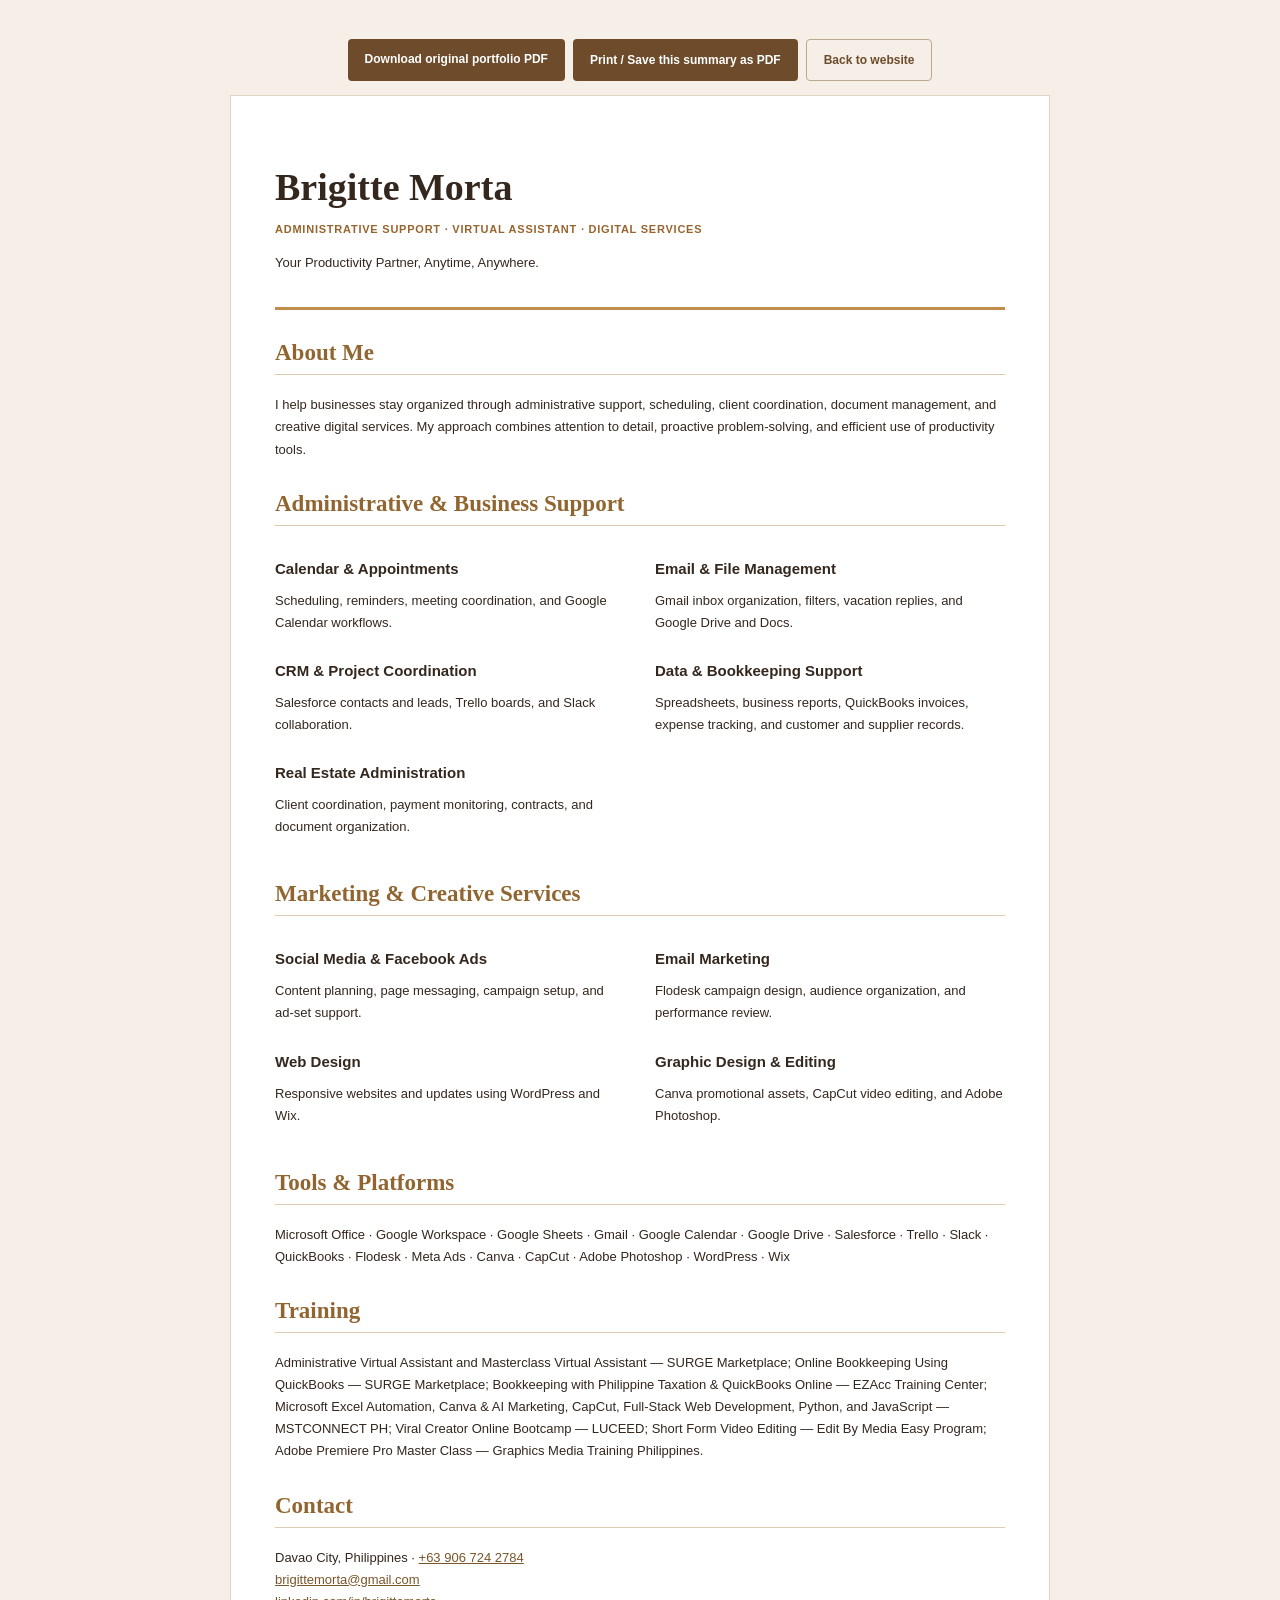
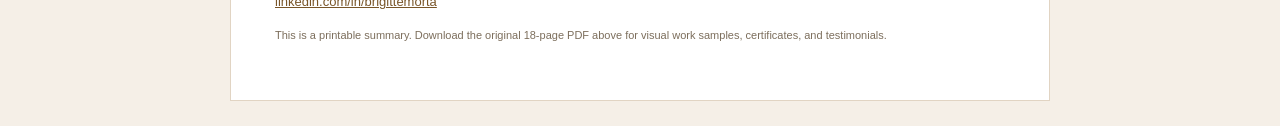
<file: admin-portfolio-download.html>
<!doctype html>
<html lang="en">
  <head>
    <meta charset="utf-8">
    <meta name="viewport" content="width=device-width,initial-scale=1">
    <meta name="robots" content="noindex,nofollow">
    <title>Brigitte Morta | Printable Admin &amp; VA Portfolio</title>
    <link rel="icon" href="images/admin-va/favicon.svg" type="image/svg+xml">
    <style>
*{box-sizing:border-box}body{font-family:Arial,sans-serif;max-width:870px;margin:auto;padding:25px;background:#f5efe7;color:#34271e}main{background:white;padding:44px;border:1px solid #e1d4c3}h1{font-family:Georgia,serif;font-size:38px;margin-bottom:5px}h2{font-family:Georgia,serif;color:#916530;border-bottom:1px solid #ddcbb4;padding-bottom:8px;margin-top:30px;font-size:23px}h3{margin-bottom:4px;font-size:15px}p,li{font-size:13px;line-height:1.7}a{color:#795528}header{border-bottom:3px solid #c28c4c;padding-bottom:20px}.subtitle{color:#98642d;font-size:11px;letter-spacing:.07em}.actions{position:sticky;top:0;padding:14px 0;display:flex;flex-wrap:wrap;justify-content:center;gap:8px;background:#f5efe7}.actions button,.actions a{font:600 12px Arial,sans-serif;background:#6d4b2b;color:white;border:0;padding:13px 17px;border-radius:4px;cursor:pointer;text-decoration:none}.actions a:last-child{background:transparent;color:#6d4b2b;border:1px solid #bda78d}.grid{display:grid;grid-template-columns:1fr 1fr;gap:0 30px}.note{color:#7c6e5c;font-size:11px}.contact{overflow-wrap:anywhere}@media(max-width:600px){body{padding:12px}main{padding:25px}.grid{grid-template-columns:1fr}.actions{position:static}}@media print{body{padding:0;background:white}main{padding:0;border:0}.actions,.note{display:none}h2,h3{break-after:avoid}section{break-inside:avoid}@page{size:A4;margin:15mm}}
</style>
  </head>
  <body>
    <div class="actions">
      <a href="https://drive.google.com/file/d/1PDuwoEhfDVWv-k0FV95VNDAHnQTMYa2T/view?usp=drive_link" target="_blank" rel="noopener noreferrer" title="Opens the portfolio in Google Drive; use the viewer to download">Download original portfolio PDF</a>
      <button type="button" onclick="window.print()">Print / Save this summary as PDF</button>
      <a href="admin.html">Back to website</a>
    </div>
    <main>
      <header>
        <h1>Brigitte Morta</h1>
        <p class="subtitle">
          <strong>ADMINISTRATIVE SUPPORT · VIRTUAL ASSISTANT · DIGITAL SERVICES</strong>
        </p>
        <p>Your Productivity Partner, Anytime, Anywhere.</p>
      </header>
      <section>
        <h2>About Me</h2>
        <p>I help businesses stay organized through administrative support, scheduling, client coordination, document management, and creative digital services. My approach combines attention to detail, proactive problem-solving, and efficient use of productivity tools.</p>
      </section>
      <section>
        <h2>Administrative &amp; Business Support</h2>
        <div class="grid">
          <div>
            <h3>Calendar &amp; Appointments</h3>
            <p>Scheduling, reminders, meeting coordination, and Google Calendar workflows.</p>
          </div>
          <div>
            <h3>Email &amp; File Management</h3>
            <p>Gmail inbox organization, filters, vacation replies, and Google Drive and Docs.</p>
          </div>
          <div>
            <h3>CRM &amp; Project Coordination</h3>
            <p>Salesforce contacts and leads, Trello boards, and Slack collaboration.</p>
          </div>
          <div>
            <h3>Data &amp; Bookkeeping Support</h3>
            <p>Spreadsheets, business reports, QuickBooks invoices, expense tracking, and customer and supplier records.</p>
          </div>
          <div>
            <h3>Real Estate Administration</h3>
            <p>Client coordination, payment monitoring, contracts, and document organization.</p>
          </div>
        </div>
      </section>
      <section>
        <h2>Marketing &amp; Creative Services</h2>
        <div class="grid">
          <div>
            <h3>Social Media &amp; Facebook Ads</h3>
            <p>Content planning, page messaging, campaign setup, and ad-set support.</p>
          </div>
          <div>
            <h3>Email Marketing</h3>
            <p>Flodesk campaign design, audience organization, and performance review.</p>
          </div>
          <div>
            <h3>Web Design</h3>
            <p>Responsive websites and updates using WordPress and Wix.</p>
          </div>
          <div>
            <h3>Graphic Design &amp; Editing</h3>
            <p>Canva promotional assets, CapCut video editing, and Adobe Photoshop.</p>
          </div>
        </div>
      </section>
      <section>
        <h2>Tools &amp; Platforms</h2>
        <p>Microsoft Office · Google Workspace · Google Sheets · Gmail · Google Calendar · Google Drive · Salesforce · Trello · Slack · QuickBooks · Flodesk · Meta Ads · Canva · CapCut · Adobe Photoshop · WordPress · Wix</p>
      </section>
      <section>
        <h2>Training</h2>
        <p>Administrative Virtual Assistant and Masterclass Virtual Assistant — SURGE Marketplace; Online Bookkeeping Using QuickBooks — SURGE Marketplace; Bookkeeping with Philippine Taxation &amp; QuickBooks Online — EZAcc Training Center; Microsoft Excel Automation, Canva &amp; AI Marketing, CapCut, Full-Stack Web Development, Python, and JavaScript — MSTCONNECT PH; Viral Creator Online Bootcamp — LUCEED; Short Form Video Editing — Edit By Media Easy Program; Adobe Premiere Pro Master Class — Graphics Media Training Philippines.</p>
      </section>
      <section class="contact">
        <h2>Contact</h2>
        <p>Davao City, Philippines · <a href="tel:+639067242784">+63 906 724 2784</a>
          <br>
          <a href="mailto:brigittemorta@gmail.com">brigittemorta@gmail.com</a>
          <br>
          <a href="https://www.linkedin.com/in/brigittemorta/">linkedin.com/in/brigittemorta</a>
        </p>
      </section>
      <p class="note">This is a printable summary. Download the original 18-page PDF above for visual work samples, certificates, and testimonials.</p>
    </main>
  </body>
</html>
</file>
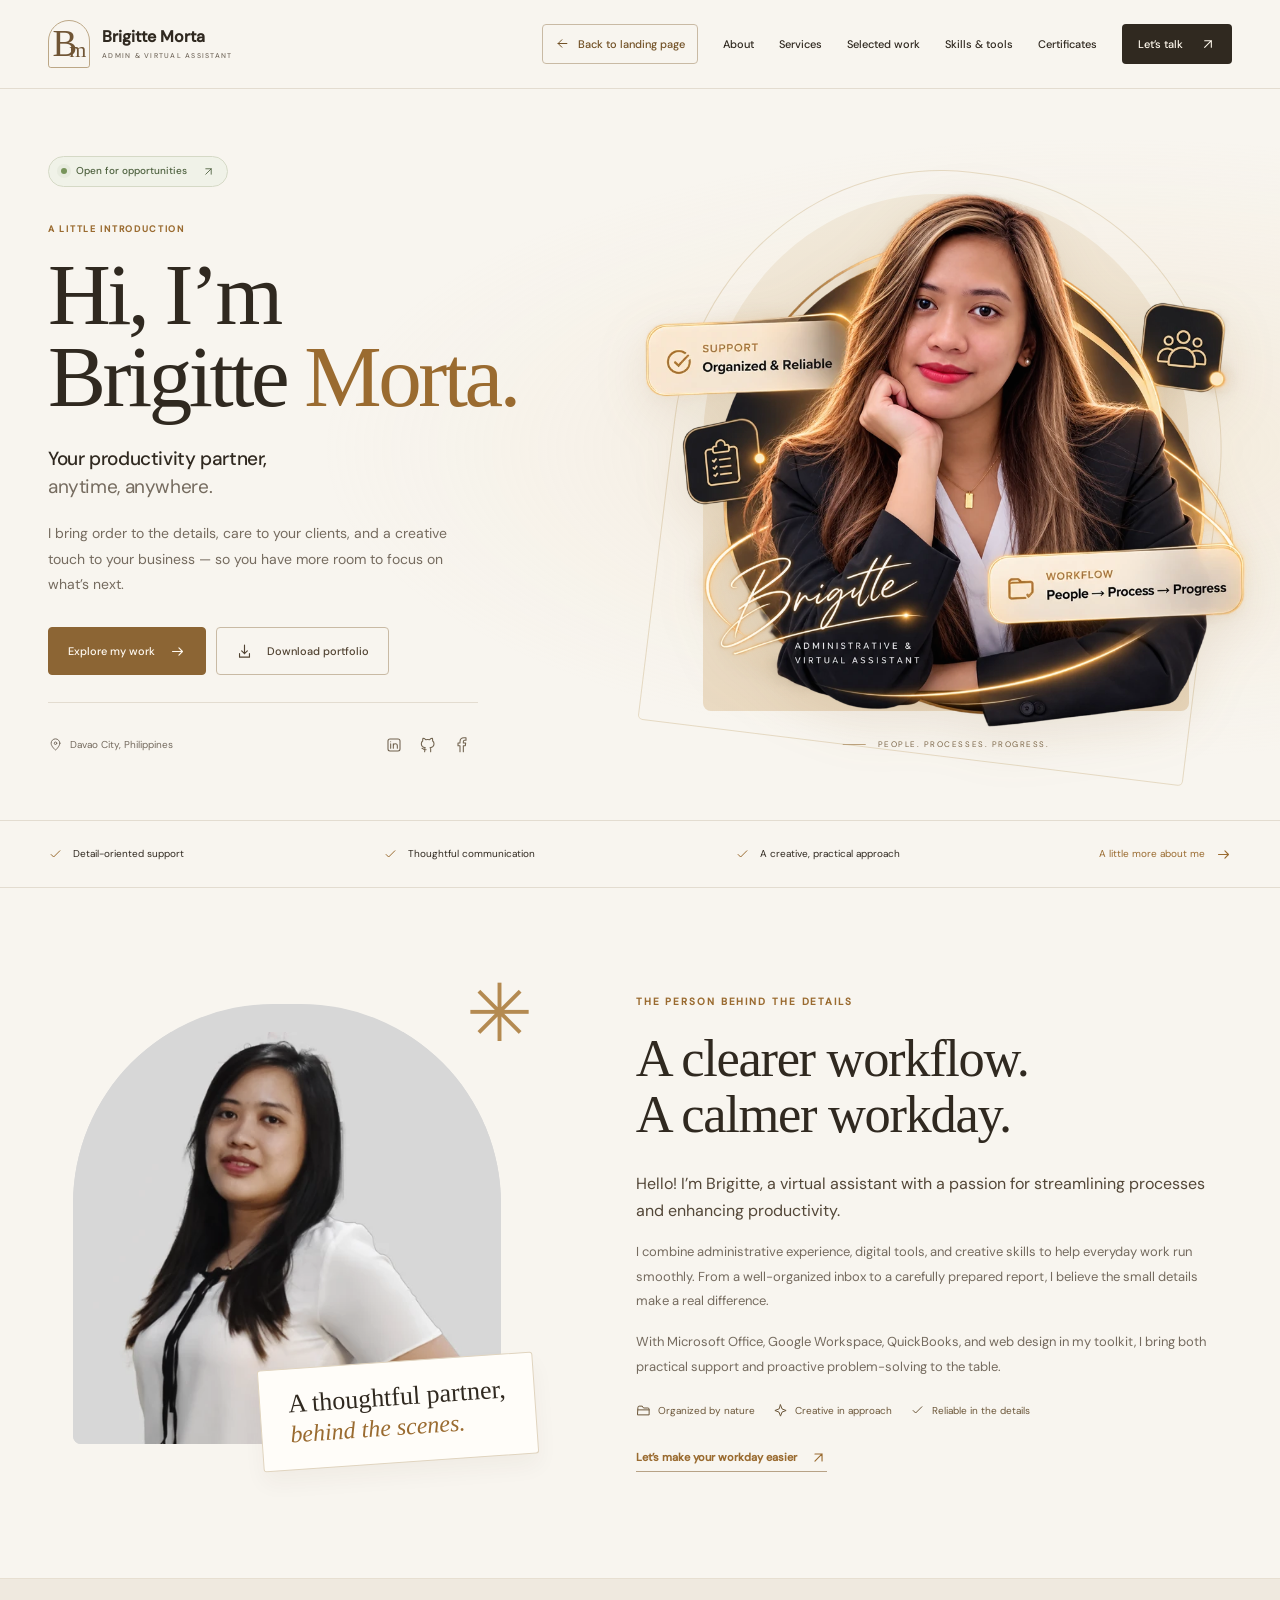
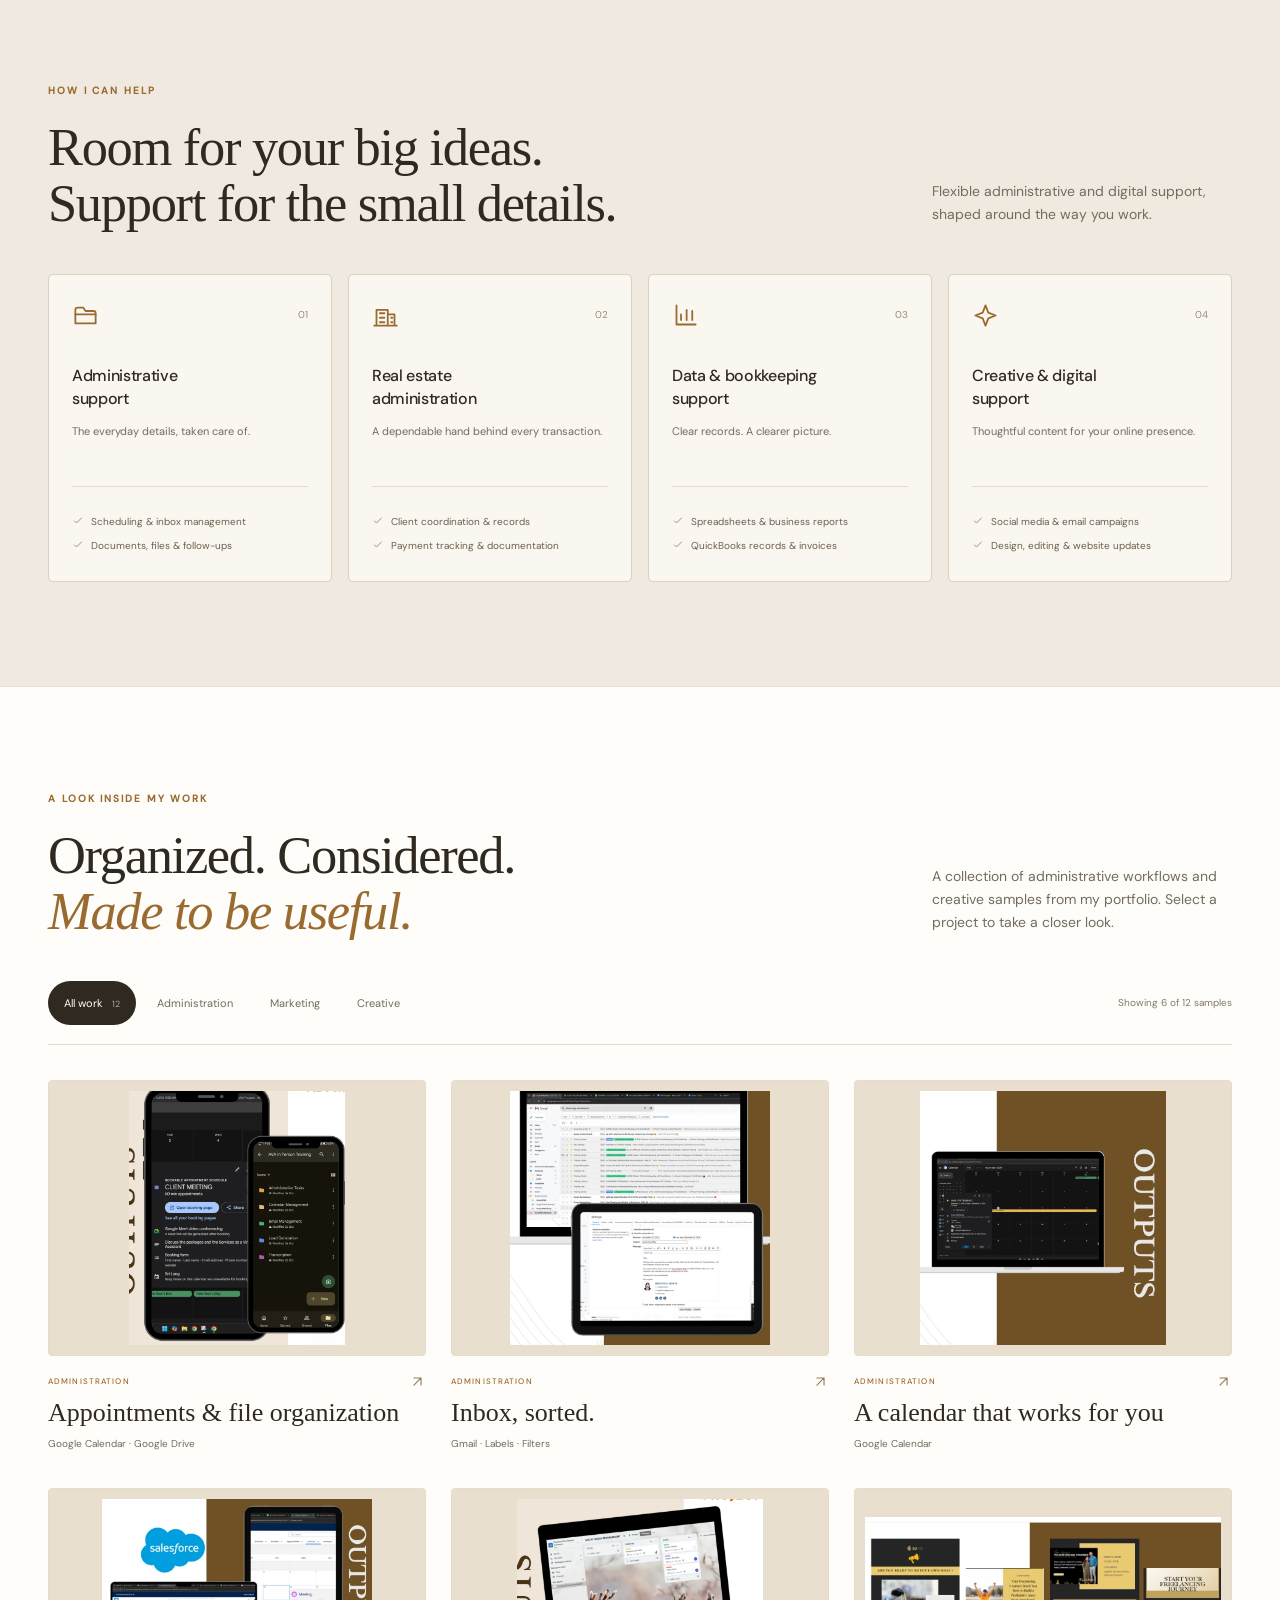
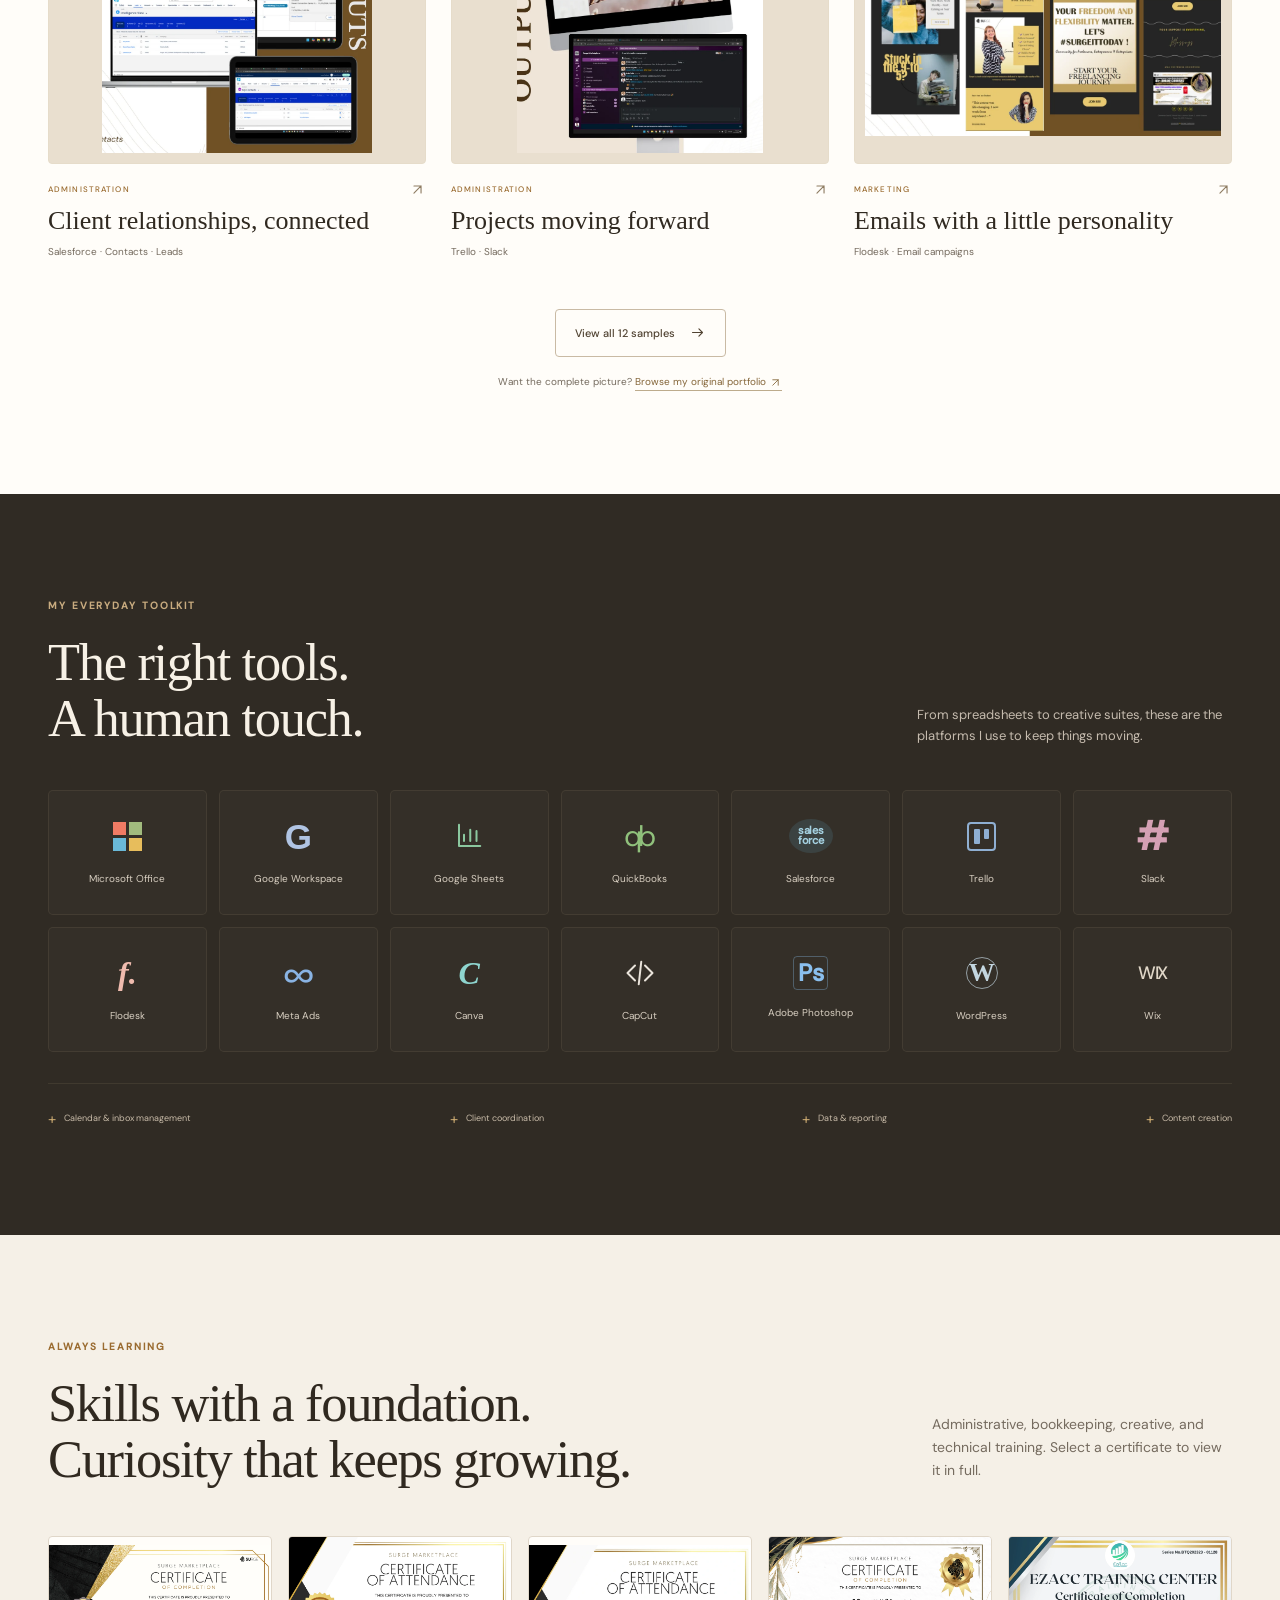
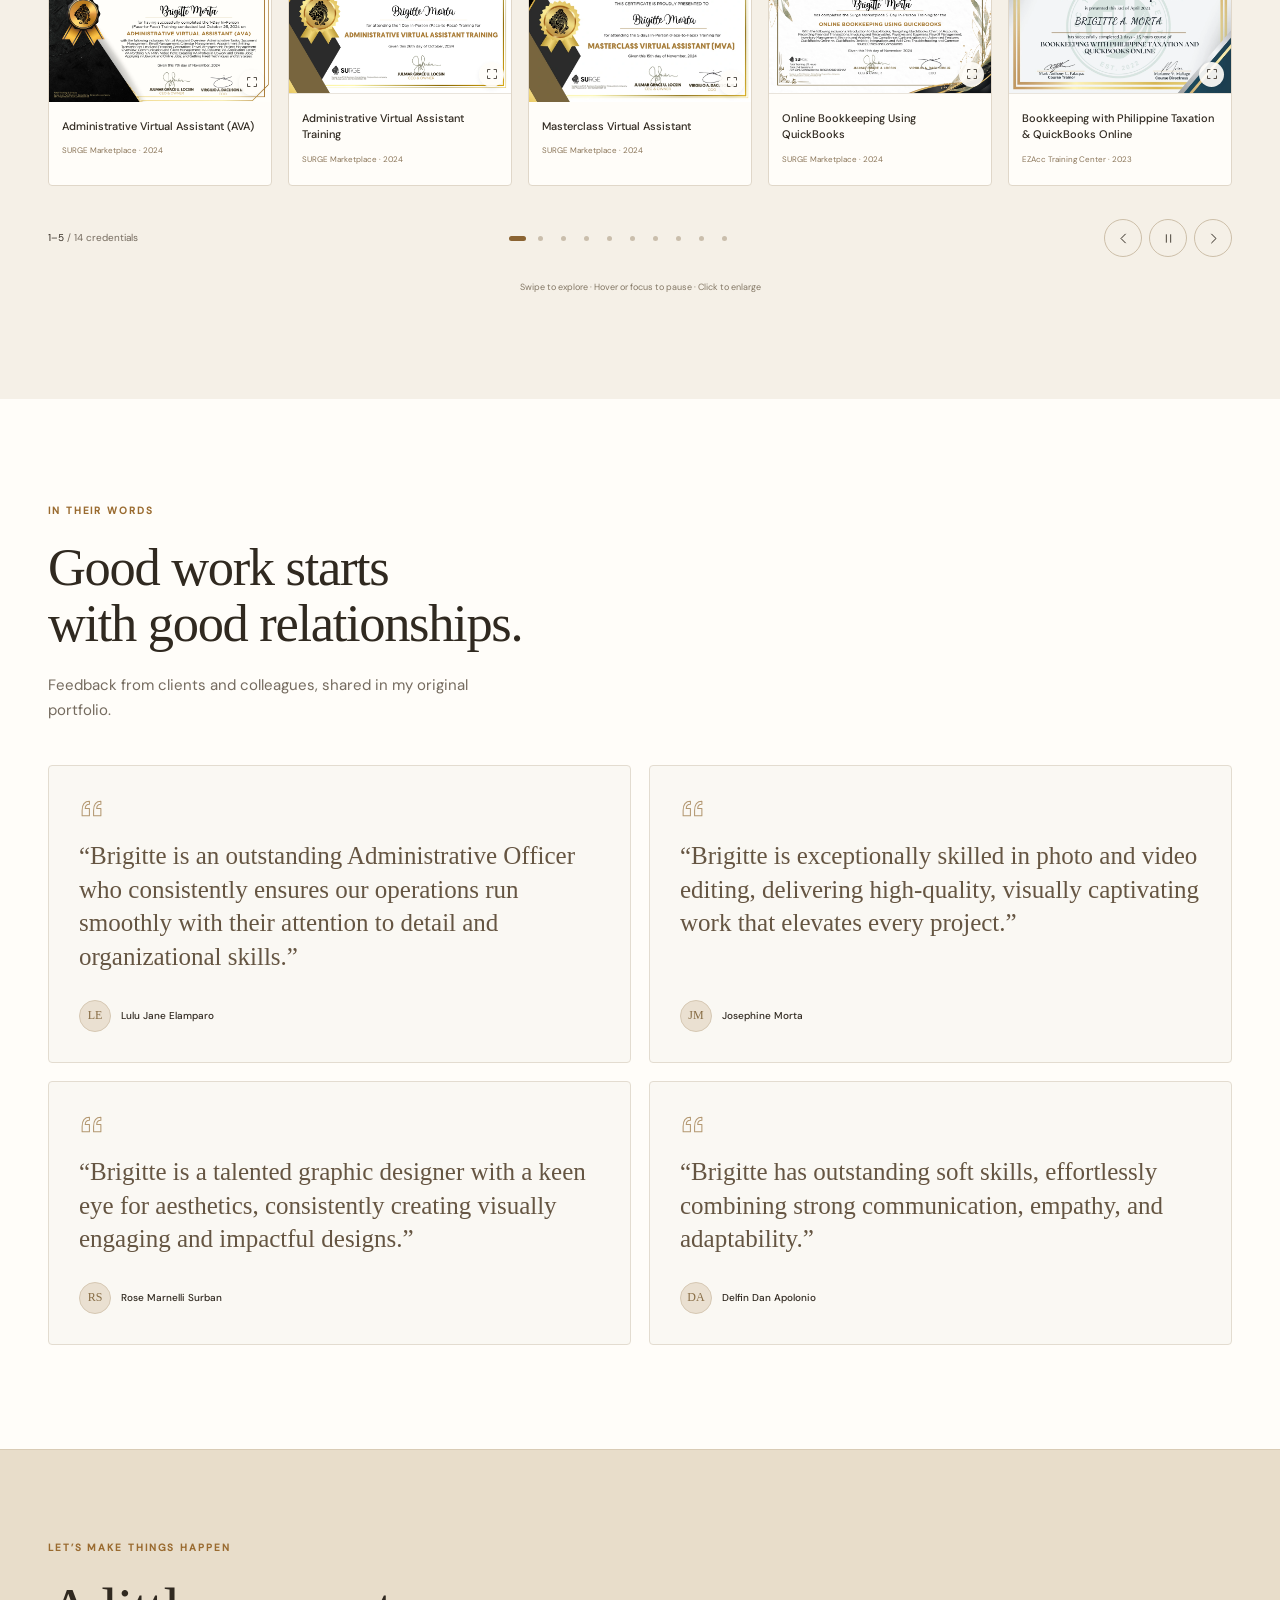
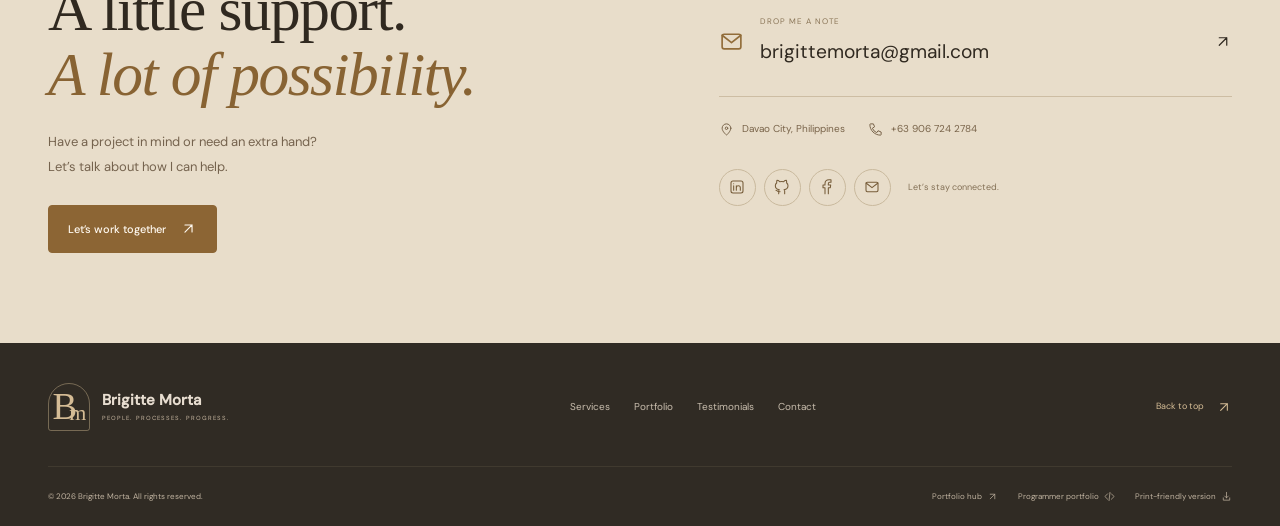
<file: admin.html>
<!doctype html>
<html lang="en">
  <head>
    <meta charset="utf-8">
    <meta name="viewport" content="width=device-width, initial-scale=1">
    <meta name="description" content="Brigitte Morta — organized, thoughtful administrative and virtual assistant support. Explore my services, work samples, tools, and training.">
    <meta name="theme-color" content="#f8f5ef">
    <title>Brigitte Morta | Admin &amp; Virtual Assistant</title>
    <link rel="icon" href="images/admin-va/favicon.svg" type="image/svg+xml">
    <link rel="stylesheet" href="css/admin-fonts.css">
    <link rel="stylesheet" href="css/admin.css">
    <script src="js/admin.js" defer></script>
  </head>
  <body>
    <a class="skip-link" href="#main">Skip to content</a>
    <header class="site-header">
      <nav class="container navigation" aria-label="Main navigation">
        <a class="brand" href="#top" aria-label="Brigitte Morta, home">
          <span class="monogram">B<span>m</span>
          </span>
          <span>Brigitte Morta<small>ADMIN &amp; VIRTUAL ASSISTANT</small>
          </span>
        </a>
        <button class="menu-toggle" aria-controls="nav-links" aria-expanded="false" aria-label="Open navigation">
          <span></span>
          <span></span>
          <span></span>
        </button>
        <div class="nav-links" id="nav-links">
          <a class="nav-hub" href="index.html">
            <svg class="icon" viewBox="0 0 24 24" fill="none" stroke="currentColor" stroke-width="1.6" stroke-linecap="round" stroke-linejoin="round" aria-hidden="true">
              <path d="M19 12H5m6-6-6 6 6 6"></path>
            </svg>Back to landing page</a>
          <a href="#about">About</a>
          <a href="#services">Services</a>
          <a href="#work">Selected work</a>
          <a href="#skills">Skills &amp; tools</a>
          <a href="#certificates">Certificates</a>
          <a href="#contact" class="nav-contact">Let’s talk <svg class="icon " viewBox="0 0 24 24" fill="none" stroke="currentColor" stroke-width="1.6" stroke-linecap="round" stroke-linejoin="round" aria-hidden="true">
              <path d="M7 17 17 7M7 7h10v10"></path>
            </svg>
          </a>
        </div>
      </nav>
    </header>
    <main id="main">
      <section class="hero" id="top" aria-labelledby="hero-title">
        <div class="container hero-grid">
          <div class="hero-copy">
            <a class="availability" href="#contact">
              <span class="status-dot"></span> Open for opportunities <svg class="icon " viewBox="0 0 24 24" fill="none" stroke="currentColor" stroke-width="1.6" stroke-linecap="round" stroke-linejoin="round" aria-hidden="true">
                <path d="M7 17 17 7M7 7h10v10"></path>
              </svg>
            </a>
            <p class="eyebrow">A LITTLE INTRODUCTION</p>
            <h1 id="hero-title">Hi, I’m<br>Brigitte <em>Morta.</em>
            </h1>
            <h2>Your productivity partner,<br>
              <span>anytime, anywhere.</span>
            </h2>
            <p class="hero-description">I bring order to the details, care to your clients, and a creative touch to your business — so you have more room to focus on what’s next.</p>
            <div class="hero-actions">
              <a class="button primary" href="#work">Explore my work <svg class="icon " viewBox="0 0 24 24" fill="none" stroke="currentColor" stroke-width="1.6" stroke-linecap="round" stroke-linejoin="round" aria-hidden="true">
                  <path d="M5 12h14m-5-5 5 5-5 5"></path>
                </svg>
              </a>
              <a class="button secondary" href="https://drive.google.com/file/d/1PDuwoEhfDVWv-k0FV95VNDAHnQTMYa2T/view?usp=drive_link" target="_blank" rel="noopener noreferrer" title="Opens the portfolio in Google Drive; use the viewer to download">
                <svg class="icon " viewBox="0 0 24 24" fill="none" stroke="currentColor" stroke-width="1.6" stroke-linecap="round" stroke-linejoin="round" aria-hidden="true">
                  <path d="M12 3v12m-4-4 4 4 4-4M5 15v5h14v-5"></path>
                </svg> Download portfolio</a>
            </div>
            <div class="hero-bottom">
              <span>
                <svg class="icon " viewBox="0 0 24 24" fill="none" stroke="currentColor" stroke-width="1.6" stroke-linecap="round" stroke-linejoin="round" aria-hidden="true">
                  <path d="M19 10c0 5-7 11-7 11S5 15 5 10a7 7 0 0 1 14 0Z"></path>
                  <circle cx="12" cy="10" r="2"></circle>
                </svg> Davao City, Philippines</span>
              <div class="socials" aria-label="Social profiles">
                <a href="https://www.linkedin.com/in/brigittemorta/" target="_blank" rel="noopener noreferrer" aria-label="LinkedIn" title="LinkedIn">
                  <svg class="icon " viewBox="0 0 24 24" fill="none" stroke="currentColor" stroke-width="1.6" stroke-linecap="round" stroke-linejoin="round" aria-hidden="true">
                    <rect x="3" y="3" width="18" height="18" rx="3"></rect>
                    <path d="M7 10v7m0-10v.1M11 17v-7m0 3c0-4 6-4 6 0v4"></path>
                  </svg>
                </a>
                <a href="https://github.com/Bmorta" target="_blank" rel="noopener noreferrer" aria-label="GitHub" title="GitHub">
                  <svg class="icon " viewBox="0 0 24 24" fill="none" stroke="currentColor" stroke-width="1.6" stroke-linecap="round" stroke-linejoin="round" aria-hidden="true">
                    <path d="M9 19c-4 1-4-2-6-2m13 5v-4c0-1-.4-2-1-2 4-.5 6-2 6-6 0-2-.5-3-2-4 0-1 0-3-.5-4-2 0-4 2-4 2a14 14 0 0 0-6 0S6.5 2 4.5 2C4 3 4 5 4 6c-1.5 1-2 2-2 4 0 4 2 5.5 6 6-.6.5-1 1-1 2v4"></path>
                  </svg>
                </a>
                <a href="https://www.facebook.com/brigittecreatives" target="_blank" rel="noopener noreferrer" aria-label="Facebook" title="Facebook">
                  <svg class="icon " viewBox="0 0 24 24" fill="none" stroke="currentColor" stroke-width="1.6" stroke-linecap="round" stroke-linejoin="round" aria-hidden="true">
                    <path d="M14 22v-9h3l.5-4H14V7c0-1 .5-2 2-2h2V1h-3c-4 0-6 2-6 6v2H6v4h3v9"></path>
                  </svg>
                </a>
              </div>
            </div>
          </div>
          <div class="hero-visual">
            <div class="portrait-halo" aria-hidden="true"></div>
            <div class="portrait-orbit" aria-hidden="true"></div>
            <img class="hero-portrait" src="images/admin-va/hero-portrait.webp" width="1000" height="910" alt="Brigitte Morta, administrative and virtual assistant, with organized workflow graphics" fetchpriority="high">
            <span class="visual-caption">
              <span class="small-line"></span> PEOPLE. PROCESSES. PROGRESS.</span>
          </div>
        </div>
        <div class="hero-ribbon">
          <div class="container">
            <span>
              <svg class="icon " viewBox="0 0 24 24" fill="none" stroke="currentColor" stroke-width="1.6" stroke-linecap="round" stroke-linejoin="round" aria-hidden="true">
                <path d="m5 12 4 4L19 6"></path>
              </svg> Detail-oriented support</span>
            <span>
              <svg class="icon " viewBox="0 0 24 24" fill="none" stroke="currentColor" stroke-width="1.6" stroke-linecap="round" stroke-linejoin="round" aria-hidden="true">
                <path d="m5 12 4 4L19 6"></path>
              </svg> Thoughtful communication</span>
            <span>
              <svg class="icon " viewBox="0 0 24 24" fill="none" stroke="currentColor" stroke-width="1.6" stroke-linecap="round" stroke-linejoin="round" aria-hidden="true">
                <path d="m5 12 4 4L19 6"></path>
              </svg> A creative, practical approach</span>
            <a href="#about">A little more about me <svg class="icon " viewBox="0 0 24 24" fill="none" stroke="currentColor" stroke-width="1.6" stroke-linecap="round" stroke-linejoin="round" aria-hidden="true">
                <path d="M5 12h14m-5-5 5 5-5 5"></path>
              </svg>
            </a>
          </div>
        </div>
      </section>
      <section class="section about-section" id="about">
        <div class="container about-grid">
          <div class="about-visual">
            <div class="about-photo">
              <img src="images/admin-va/about-portrait.webp" alt="Brigitte Morta’s portrait from her original portfolio" width="520" height="773" loading="lazy">
            </div>
            <span class="photo-note">A thoughtful partner,<br>
              <em>behind the scenes.</em>
            </span>
            <span class="about-star" aria-hidden="true">✳</span>
          </div>
          <div class="about-copy">
            <p class="eyebrow">THE PERSON BEHIND THE DETAILS</p>
            <h2>A clearer workflow.<br>A calmer workday.</h2>
            <p class="intro-text">Hello! I’m Brigitte, a virtual assistant with a passion for streamlining processes and enhancing productivity.</p>
            <p>I combine administrative experience, digital tools, and creative skills to help everyday work run smoothly. From a well-organized inbox to a carefully prepared report, I believe the small details make a real difference.</p>
            <p>With Microsoft Office, Google Workspace, QuickBooks, and web design in my toolkit, I bring both practical support and proactive problem-solving to the table.</p>
            <div class="about-strengths">
              <span>
                <svg class="icon " viewBox="0 0 24 24" fill="none" stroke="currentColor" stroke-width="1.6" stroke-linecap="round" stroke-linejoin="round" aria-hidden="true">
                  <path d="M3 7a2 2 0 0 1 2-2h5l2 3h7a2 2 0 0 1 2 2v9H3Z"></path>
                  <path d="M3 11h18"></path>
                </svg> Organized by nature</span>
              <span>
                <svg class="icon " viewBox="0 0 24 24" fill="none" stroke="currentColor" stroke-width="1.6" stroke-linecap="round" stroke-linejoin="round" aria-hidden="true">
                  <path d="m12 3 2.5 6.5L21 12l-6.5 2.5L12 21l-2.5-6.5L3 12l6.5-2.5Z"></path>
                </svg> Creative in approach</span>
              <span>
                <svg class="icon " viewBox="0 0 24 24" fill="none" stroke="currentColor" stroke-width="1.6" stroke-linecap="round" stroke-linejoin="round" aria-hidden="true">
                  <path d="m5 12 4 4L19 6"></path>
                </svg> Reliable in the details</span>
            </div>
            <a class="text-link" href="#contact">Let’s make your workday easier <svg class="icon " viewBox="0 0 24 24" fill="none" stroke="currentColor" stroke-width="1.6" stroke-linecap="round" stroke-linejoin="round" aria-hidden="true">
                <path d="M7 17 17 7M7 7h10v10"></path>
              </svg>
            </a>
          </div>
        </div>
      </section>
      <section class="section services-section" id="services">
        <div class="container">
          <div class="section-heading split-heading">
            <div>
              <p class="eyebrow">HOW I CAN HELP</p>
              <h2>Room for your big ideas.<br>Support for the small details.</h2>
            </div>
            <p>Flexible administrative and digital support, shaped around the way you work.</p>
          </div>
          <div class="services-grid">
            <article class="service-card">
              <div class="service-top">
                <svg class="icon " viewBox="0 0 24 24" fill="none" stroke="currentColor" stroke-width="1.6" stroke-linecap="round" stroke-linejoin="round" aria-hidden="true">
                  <path d="M3 7a2 2 0 0 1 2-2h5l2 3h7a2 2 0 0 1 2 2v9H3Z"></path>
                  <path d="M3 11h18"></path>
                </svg>
                <span>01</span>
              </div>
              <h3>Administrative support</h3>
              <p>The everyday details, taken care of.</p>
              <ul>
                <li>
                  <svg class="icon " viewBox="0 0 24 24" fill="none" stroke="currentColor" stroke-width="1.6" stroke-linecap="round" stroke-linejoin="round" aria-hidden="true">
                    <path d="m5 12 4 4L19 6"></path>
                  </svg>Scheduling &amp; inbox management</li>
                <li>
                  <svg class="icon " viewBox="0 0 24 24" fill="none" stroke="currentColor" stroke-width="1.6" stroke-linecap="round" stroke-linejoin="round" aria-hidden="true">
                    <path d="m5 12 4 4L19 6"></path>
                  </svg>Documents, files &amp; follow-ups</li>
              </ul>
            </article>
            <article class="service-card">
              <div class="service-top">
                <svg class="icon " viewBox="0 0 24 24" fill="none" stroke="currentColor" stroke-width="1.6" stroke-linecap="round" stroke-linejoin="round" aria-hidden="true">
                  <path d="M4 21V7h10v14M14 11h6v10M2 21h20M7 10h4m-4 4h4m-4 4h4m6-4h1m-1 4h1"></path>
                </svg>
                <span>02</span>
              </div>
              <h3>Real estate administration</h3>
              <p>A dependable hand behind every transaction.</p>
              <ul>
                <li>
                  <svg class="icon " viewBox="0 0 24 24" fill="none" stroke="currentColor" stroke-width="1.6" stroke-linecap="round" stroke-linejoin="round" aria-hidden="true">
                    <path d="m5 12 4 4L19 6"></path>
                  </svg>Client coordination &amp; records</li>
                <li>
                  <svg class="icon " viewBox="0 0 24 24" fill="none" stroke="currentColor" stroke-width="1.6" stroke-linecap="round" stroke-linejoin="round" aria-hidden="true">
                    <path d="m5 12 4 4L19 6"></path>
                  </svg>Payment tracking &amp; documentation</li>
              </ul>
            </article>
            <article class="service-card">
              <div class="service-top">
                <svg class="icon " viewBox="0 0 24 24" fill="none" stroke="currentColor" stroke-width="1.6" stroke-linecap="round" stroke-linejoin="round" aria-hidden="true">
                  <path d="M4 3v17h17M8 16v-5m5 5V7m5 9v-8"></path>
                </svg>
                <span>03</span>
              </div>
              <h3>Data &amp; bookkeeping support</h3>
              <p>Clear records. A clearer picture.</p>
              <ul>
                <li>
                  <svg class="icon " viewBox="0 0 24 24" fill="none" stroke="currentColor" stroke-width="1.6" stroke-linecap="round" stroke-linejoin="round" aria-hidden="true">
                    <path d="m5 12 4 4L19 6"></path>
                  </svg>Spreadsheets &amp; business reports</li>
                <li>
                  <svg class="icon " viewBox="0 0 24 24" fill="none" stroke="currentColor" stroke-width="1.6" stroke-linecap="round" stroke-linejoin="round" aria-hidden="true">
                    <path d="m5 12 4 4L19 6"></path>
                  </svg>QuickBooks records &amp; invoices</li>
              </ul>
            </article>
            <article class="service-card">
              <div class="service-top">
                <svg class="icon " viewBox="0 0 24 24" fill="none" stroke="currentColor" stroke-width="1.6" stroke-linecap="round" stroke-linejoin="round" aria-hidden="true">
                  <path d="m12 3 2.5 6.5L21 12l-6.5 2.5L12 21l-2.5-6.5L3 12l6.5-2.5Z"></path>
                </svg>
                <span>04</span>
              </div>
              <h3>Creative &amp; digital support</h3>
              <p>Thoughtful content for your online presence.</p>
              <ul>
                <li>
                  <svg class="icon " viewBox="0 0 24 24" fill="none" stroke="currentColor" stroke-width="1.6" stroke-linecap="round" stroke-linejoin="round" aria-hidden="true">
                    <path d="m5 12 4 4L19 6"></path>
                  </svg>Social media &amp; email campaigns</li>
                <li>
                  <svg class="icon " viewBox="0 0 24 24" fill="none" stroke="currentColor" stroke-width="1.6" stroke-linecap="round" stroke-linejoin="round" aria-hidden="true">
                    <path d="m5 12 4 4L19 6"></path>
                  </svg>Design, editing &amp; website updates</li>
              </ul>
            </article>
          </div>
        </div>
      </section>
      <section class="section work-section" id="work">
        <div class="container">
          <div class="section-heading split-heading">
            <div>
              <p class="eyebrow">A LOOK INSIDE MY WORK</p>
              <h2>Organized. Considered.<br>
                <em>Made to be useful.</em>
              </h2>
            </div>
            <p>A collection of administrative workflows and creative samples from my portfolio. Select a project to take a closer look.</p>
          </div>
          <div class="work-toolbar">
            <div class="filters" role="group" aria-label="Filter work samples">
              <button class="filter active" data-filter="All" aria-pressed="true">All work <span>12</span>
              </button>
              <button class="filter" data-filter="Administration" aria-pressed="false">Administration</button>
              <button class="filter" data-filter="Marketing" aria-pressed="false">Marketing</button>
              <button class="filter" data-filter="Creative" aria-pressed="false">Creative</button>
            </div>
            <span class="results-label" id="work-count" role="status">Showing 6 of 12 samples</span>
          </div>
          <div class="work-grid">
            <article class="work-card" data-category="Administration">
              <button class="work-preview" data-project="0" aria-label="Explore Appointments &amp; file organization">
                <div class="work-image">
                  <img src="images/admin-va/work-04.webp" alt="Google Calendar · Google Drive work sample from Brigitte’s portfolio" loading="lazy" width="900" height="600">
                  <span class="preview-action">
                    <svg class="icon " viewBox="0 0 24 24" fill="none" stroke="currentColor" stroke-width="1.6" stroke-linecap="round" stroke-linejoin="round" aria-hidden="true">
                      <path d="M8 3H3v5m13-5h5v5M3 16v5h5m13-5v5h-5"></path>
                    </svg> View sample</span>
                </div>
                <div class="work-meta">
                  <span class="work-category">Administration</span>
                  <svg class="icon " viewBox="0 0 24 24" fill="none" stroke="currentColor" stroke-width="1.6" stroke-linecap="round" stroke-linejoin="round" aria-hidden="true">
                    <path d="M7 17 17 7M7 7h10v10"></path>
                  </svg>
                </div>
                <h3>Appointments &amp; file organization</h3>
                <p>Google Calendar · Google Drive</p>
              </button>
            </article>
            <article class="work-card" data-category="Administration">
              <button class="work-preview" data-project="1" aria-label="Explore Inbox, sorted.">
                <div class="work-image">
                  <img src="images/admin-va/work-05.webp" alt="Gmail · Labels · Filters work sample from Brigitte’s portfolio" loading="lazy" width="900" height="600">
                  <span class="preview-action">
                    <svg class="icon " viewBox="0 0 24 24" fill="none" stroke="currentColor" stroke-width="1.6" stroke-linecap="round" stroke-linejoin="round" aria-hidden="true">
                      <path d="M8 3H3v5m13-5h5v5M3 16v5h5m13-5v5h-5"></path>
                    </svg> View sample</span>
                </div>
                <div class="work-meta">
                  <span class="work-category">Administration</span>
                  <svg class="icon " viewBox="0 0 24 24" fill="none" stroke="currentColor" stroke-width="1.6" stroke-linecap="round" stroke-linejoin="round" aria-hidden="true">
                    <path d="M7 17 17 7M7 7h10v10"></path>
                  </svg>
                </div>
                <h3>Inbox, sorted.</h3>
                <p>Gmail · Labels · Filters</p>
              </button>
            </article>
            <article class="work-card" data-category="Administration">
              <button class="work-preview" data-project="2" aria-label="Explore A calendar that works for you">
                <div class="work-image">
                  <img src="images/admin-va/work-06.webp" alt="Google Calendar work sample from Brigitte’s portfolio" loading="lazy" width="900" height="600">
                  <span class="preview-action">
                    <svg class="icon " viewBox="0 0 24 24" fill="none" stroke="currentColor" stroke-width="1.6" stroke-linecap="round" stroke-linejoin="round" aria-hidden="true">
                      <path d="M8 3H3v5m13-5h5v5M3 16v5h5m13-5v5h-5"></path>
                    </svg> View sample</span>
                </div>
                <div class="work-meta">
                  <span class="work-category">Administration</span>
                  <svg class="icon " viewBox="0 0 24 24" fill="none" stroke="currentColor" stroke-width="1.6" stroke-linecap="round" stroke-linejoin="round" aria-hidden="true">
                    <path d="M7 17 17 7M7 7h10v10"></path>
                  </svg>
                </div>
                <h3>A calendar that works for you</h3>
                <p>Google Calendar</p>
              </button>
            </article>
            <article class="work-card" data-category="Administration">
              <button class="work-preview" data-project="3" aria-label="Explore Client relationships, connected">
                <div class="work-image">
                  <img src="images/admin-va/work-07.webp" alt="Salesforce · Contacts · Leads work sample from Brigitte’s portfolio" loading="lazy" width="900" height="600">
                  <span class="preview-action">
                    <svg class="icon " viewBox="0 0 24 24" fill="none" stroke="currentColor" stroke-width="1.6" stroke-linecap="round" stroke-linejoin="round" aria-hidden="true">
                      <path d="M8 3H3v5m13-5h5v5M3 16v5h5m13-5v5h-5"></path>
                    </svg> View sample</span>
                </div>
                <div class="work-meta">
                  <span class="work-category">Administration</span>
                  <svg class="icon " viewBox="0 0 24 24" fill="none" stroke="currentColor" stroke-width="1.6" stroke-linecap="round" stroke-linejoin="round" aria-hidden="true">
                    <path d="M7 17 17 7M7 7h10v10"></path>
                  </svg>
                </div>
                <h3>Client relationships, connected</h3>
                <p>Salesforce · Contacts · Leads</p>
              </button>
            </article>
            <article class="work-card" data-category="Administration">
              <button class="work-preview" data-project="4" aria-label="Explore Projects moving forward">
                <div class="work-image">
                  <img src="images/admin-va/work-08.webp" alt="Trello · Slack work sample from Brigitte’s portfolio" loading="lazy" width="900" height="600">
                  <span class="preview-action">
                    <svg class="icon " viewBox="0 0 24 24" fill="none" stroke="currentColor" stroke-width="1.6" stroke-linecap="round" stroke-linejoin="round" aria-hidden="true">
                      <path d="M8 3H3v5m13-5h5v5M3 16v5h5m13-5v5h-5"></path>
                    </svg> View sample</span>
                </div>
                <div class="work-meta">
                  <span class="work-category">Administration</span>
                  <svg class="icon " viewBox="0 0 24 24" fill="none" stroke="currentColor" stroke-width="1.6" stroke-linecap="round" stroke-linejoin="round" aria-hidden="true">
                    <path d="M7 17 17 7M7 7h10v10"></path>
                  </svg>
                </div>
                <h3>Projects moving forward</h3>
                <p>Trello · Slack</p>
              </button>
            </article>
            <article class="work-card" data-category="Marketing">
              <button class="work-preview" data-project="5" aria-label="Explore Emails with a little personality">
                <div class="work-image">
                  <img src="images/admin-va/work-09.webp" alt="Flodesk · Email campaigns work sample from Brigitte’s portfolio" loading="lazy" width="900" height="600">
                  <span class="preview-action">
                    <svg class="icon " viewBox="0 0 24 24" fill="none" stroke="currentColor" stroke-width="1.6" stroke-linecap="round" stroke-linejoin="round" aria-hidden="true">
                      <path d="M8 3H3v5m13-5h5v5M3 16v5h5m13-5v5h-5"></path>
                    </svg> View sample</span>
                </div>
                <div class="work-meta">
                  <span class="work-category">Marketing</span>
                  <svg class="icon " viewBox="0 0 24 24" fill="none" stroke="currentColor" stroke-width="1.6" stroke-linecap="round" stroke-linejoin="round" aria-hidden="true">
                    <path d="M7 17 17 7M7 7h10v10"></path>
                  </svg>
                </div>
                <h3>Emails with a little personality</h3>
                <p>Flodesk · Email campaigns</p>
              </button>
            </article>
            <article class="work-card" data-category="Marketing" hidden>
              <button class="work-preview" data-project="6" aria-label="Explore An intentional social presence">
                <div class="work-image">
                  <img src="images/admin-va/work-10.webp" alt="Facebook · Meta Business tools work sample from Brigitte’s portfolio" loading="lazy" width="900" height="600">
                  <span class="preview-action">
                    <svg class="icon " viewBox="0 0 24 24" fill="none" stroke="currentColor" stroke-width="1.6" stroke-linecap="round" stroke-linejoin="round" aria-hidden="true">
                      <path d="M8 3H3v5m13-5h5v5M3 16v5h5m13-5v5h-5"></path>
                    </svg> View sample</span>
                </div>
                <div class="work-meta">
                  <span class="work-category">Marketing</span>
                  <svg class="icon " viewBox="0 0 24 24" fill="none" stroke="currentColor" stroke-width="1.6" stroke-linecap="round" stroke-linejoin="round" aria-hidden="true">
                    <path d="M7 17 17 7M7 7h10v10"></path>
                  </svg>
                </div>
                <h3>An intentional social presence</h3>
                <p>Facebook · Meta Business tools</p>
              </button>
            </article>
            <article class="work-card" data-category="Marketing" hidden>
              <button class="work-preview" data-project="7" aria-label="Explore Campaigns, from setup to creative">
                <div class="work-image">
                  <img src="images/admin-va/work-11.webp" alt="Facebook Ads · Ad sets work sample from Brigitte’s portfolio" loading="lazy" width="900" height="600">
                  <span class="preview-action">
                    <svg class="icon " viewBox="0 0 24 24" fill="none" stroke="currentColor" stroke-width="1.6" stroke-linecap="round" stroke-linejoin="round" aria-hidden="true">
                      <path d="M8 3H3v5m13-5h5v5M3 16v5h5m13-5v5h-5"></path>
                    </svg> View sample</span>
                </div>
                <div class="work-meta">
                  <span class="work-category">Marketing</span>
                  <svg class="icon " viewBox="0 0 24 24" fill="none" stroke="currentColor" stroke-width="1.6" stroke-linecap="round" stroke-linejoin="round" aria-hidden="true">
                    <path d="M7 17 17 7M7 7h10v10"></path>
                  </svg>
                </div>
                <h3>Campaigns, from setup to creative</h3>
                <p>Facebook Ads · Ad sets</p>
              </button>
            </article>
            <article class="work-card" data-category="Administration" hidden>
              <button class="work-preview" data-project="8" aria-label="Explore Every detail accounted for">
                <div class="work-image">
                  <img src="images/admin-va/work-12.webp" alt="QuickBooks · Bookkeeping support work sample from Brigitte’s portfolio" loading="lazy" width="900" height="600">
                  <span class="preview-action">
                    <svg class="icon " viewBox="0 0 24 24" fill="none" stroke="currentColor" stroke-width="1.6" stroke-linecap="round" stroke-linejoin="round" aria-hidden="true">
                      <path d="M8 3H3v5m13-5h5v5M3 16v5h5m13-5v5h-5"></path>
                    </svg> View sample</span>
                </div>
                <div class="work-meta">
                  <span class="work-category">Administration</span>
                  <svg class="icon " viewBox="0 0 24 24" fill="none" stroke="currentColor" stroke-width="1.6" stroke-linecap="round" stroke-linejoin="round" aria-hidden="true">
                    <path d="M7 17 17 7M7 7h10v10"></path>
                  </svg>
                </div>
                <h3>Every detail accounted for</h3>
                <p>QuickBooks · Bookkeeping support</p>
              </button>
            </article>
            <article class="work-card" data-category="Creative" hidden>
              <button class="work-preview" data-project="9" aria-label="Explore A considered home on the web">
                <div class="work-image">
                  <img src="images/admin-va/work-13.webp" alt="WordPress · Wix work sample from Brigitte’s portfolio" loading="lazy" width="900" height="600">
                  <span class="preview-action">
                    <svg class="icon " viewBox="0 0 24 24" fill="none" stroke="currentColor" stroke-width="1.6" stroke-linecap="round" stroke-linejoin="round" aria-hidden="true">
                      <path d="M8 3H3v5m13-5h5v5M3 16v5h5m13-5v5h-5"></path>
                    </svg> View sample</span>
                </div>
                <div class="work-meta">
                  <span class="work-category">Creative</span>
                  <svg class="icon " viewBox="0 0 24 24" fill="none" stroke="currentColor" stroke-width="1.6" stroke-linecap="round" stroke-linejoin="round" aria-hidden="true">
                    <path d="M7 17 17 7M7 7h10v10"></path>
                  </svg>
                </div>
                <h3>A considered home on the web</h3>
                <p>WordPress · Wix</p>
              </button>
            </article>
            <article class="work-card" data-category="Creative" hidden>
              <button class="work-preview" data-project="10" aria-label="Explore Design that feels like your brand">
                <div class="work-image">
                  <img src="images/admin-va/work-14.webp" alt="Canva · Marketing assets work sample from Brigitte’s portfolio" loading="lazy" width="900" height="600">
                  <span class="preview-action">
                    <svg class="icon " viewBox="0 0 24 24" fill="none" stroke="currentColor" stroke-width="1.6" stroke-linecap="round" stroke-linejoin="round" aria-hidden="true">
                      <path d="M8 3H3v5m13-5h5v5M3 16v5h5m13-5v5h-5"></path>
                    </svg> View sample</span>
                </div>
                <div class="work-meta">
                  <span class="work-category">Creative</span>
                  <svg class="icon " viewBox="0 0 24 24" fill="none" stroke="currentColor" stroke-width="1.6" stroke-linecap="round" stroke-linejoin="round" aria-hidden="true">
                    <path d="M7 17 17 7M7 7h10v10"></path>
                  </svg>
                </div>
                <h3>Design that feels like your brand</h3>
                <p>Canva · Marketing assets</p>
              </button>
            </article>
            <article class="work-card" data-category="Creative" hidden>
              <button class="work-preview" data-project="11" aria-label="Explore Stories, thoughtfully edited">
                <div class="work-image">
                  <img src="images/admin-va/work-15.webp" alt="CapCut · Adobe Photoshop work sample from Brigitte’s portfolio" loading="lazy" width="900" height="600">
                  <span class="preview-action">
                    <svg class="icon " viewBox="0 0 24 24" fill="none" stroke="currentColor" stroke-width="1.6" stroke-linecap="round" stroke-linejoin="round" aria-hidden="true">
                      <path d="M8 3H3v5m13-5h5v5M3 16v5h5m13-5v5h-5"></path>
                    </svg> View sample</span>
                </div>
                <div class="work-meta">
                  <span class="work-category">Creative</span>
                  <svg class="icon " viewBox="0 0 24 24" fill="none" stroke="currentColor" stroke-width="1.6" stroke-linecap="round" stroke-linejoin="round" aria-hidden="true">
                    <path d="M7 17 17 7M7 7h10v10"></path>
                  </svg>
                </div>
                <h3>Stories, thoughtfully edited</h3>
                <p>CapCut · Adobe Photoshop</p>
              </button>
            </article>
          </div>
          <div class="work-more">
            <button class="button secondary" id="more-work">View all 12 samples <svg class="icon " viewBox="0 0 24 24" fill="none" stroke="currentColor" stroke-width="1.6" stroke-linecap="round" stroke-linejoin="round" aria-hidden="true">
                <path d="M5 12h14m-5-5 5 5-5 5"></path>
              </svg>
            </button>
            <span>Want the complete picture? <a href="https://drive.google.com/file/d/1PDuwoEhfDVWv-k0FV95VNDAHnQTMYa2T/view?usp=drive_link" target="_blank" rel="noopener noreferrer" title="Opens the portfolio in Google Drive; use the viewer to download">Browse my original portfolio <svg class="icon " viewBox="0 0 24 24" fill="none" stroke="currentColor" stroke-width="1.6" stroke-linecap="round" stroke-linejoin="round" aria-hidden="true">
                  <path d="M7 17 17 7M7 7h10v10"></path>
                </svg>
              </a>
            </span>
          </div>
        </div>
      </section>
      <section class="section tools-section" id="skills">
        <div class="container">
          <div class="tools-heading">
            <div>
              <p class="eyebrow">MY EVERYDAY TOOLKIT</p>
              <h2>The right tools.<br>A human touch.</h2>
            </div>
            <p>From spreadsheets to creative suites, these are the platforms I use to keep things moving.</p>
          </div>
          <div class="tools-grid">
            <div class="tool">
              <span class="tool-mark office" aria-hidden="true">
                <span class="office-squares">
                  <i></i>
                  <i></i>
                  <i></i>
                  <i></i>
                </span>
              </span>
              <span>Microsoft Office</span>
            </div>
            <div class="tool">
              <span class="tool-mark google" aria-hidden="true">G</span>
              <span>Google Workspace</span>
            </div>
            <div class="tool">
              <span class="tool-mark sheets" aria-hidden="true">
                <svg class="icon " viewBox="0 0 24 24" fill="none" stroke="currentColor" stroke-width="1.6" stroke-linecap="round" stroke-linejoin="round" aria-hidden="true">
                  <path d="M4 3v17h17M8 16v-5m5 5V7m5 9v-8"></path>
                </svg>
              </span>
              <span>Google Sheets</span>
            </div>
            <div class="tool">
              <span class="tool-mark quickbooks" aria-hidden="true">qb</span>
              <span>QuickBooks</span>
            </div>
            <div class="tool">
              <span class="tool-mark salesforce" aria-hidden="true">
                <span>sales<br>force</span>
              </span>
              <span>Salesforce</span>
            </div>
            <div class="tool">
              <span class="tool-mark trello" aria-hidden="true">
                <span class="trello-bars">
                  <i></i>
                  <i></i>
                </span>
              </span>
              <span>Trello</span>
            </div>
            <div class="tool">
              <span class="tool-mark slack" aria-hidden="true">#</span>
              <span>Slack</span>
            </div>
            <div class="tool">
              <span class="tool-mark flodesk" aria-hidden="true">f.</span>
              <span>Flodesk</span>
            </div>
            <div class="tool">
              <span class="tool-mark meta" aria-hidden="true">∞</span>
              <span>Meta Ads</span>
            </div>
            <div class="tool">
              <span class="tool-mark canva" aria-hidden="true">C</span>
              <span>Canva</span>
            </div>
            <div class="tool">
              <span class="tool-mark capcut" aria-hidden="true">
                <svg class="icon " viewBox="0 0 24 24" fill="none" stroke="currentColor" stroke-width="1.6" stroke-linecap="round" stroke-linejoin="round" aria-hidden="true">
                  <path d="m8 6-6 6 6 6m8-12 6 6-6 6m-3-15-2 18"></path>
                </svg>
              </span>
              <span>CapCut</span>
            </div>
            <div class="tool">
              <span class="tool-mark photoshop" aria-hidden="true">Ps</span>
              <span>Adobe Photoshop</span>
            </div>
            <div class="tool">
              <span class="tool-mark wordpress" aria-hidden="true">W</span>
              <span>WordPress</span>
            </div>
            <div class="tool">
              <span class="tool-mark wix" aria-hidden="true">WIX</span>
              <span>Wix</span>
            </div>
          </div>
          <div class="skills-strip">
            <span>Calendar &amp; inbox management</span>
            <span>Client coordination</span>
            <span>Data &amp; reporting</span>
            <span>Content creation</span>
          </div>
        </div>
      </section>
      <section class="section certificates-section" id="certificates">
        <div class="container">
          <div class="section-heading split-heading">
            <div>
              <p class="eyebrow">ALWAYS LEARNING</p>
              <h2>Skills with a foundation.<br>Curiosity that keeps growing.</h2>
            </div>
            <p>Administrative, bookkeeping, creative, and technical training. Select a certificate to view it in full.</p>
          </div>
          <div class="cert-carousel" role="region" aria-roledescription="carousel" aria-label="Training certificates">
            <div class="cert-viewport" tabindex="0" aria-label="Certificate slides. Swipe or use the arrow controls.">
              <div class="cert-track">
                <article class="cert-card">
                  <button class="cert-preview" data-certificate="0" aria-label="Enlarge Administrative Virtual Assistant (AVA)">
                    <span class="cert-image">
                      <img src="images/admin-va/certificate-04-administrative-virtual-assistant.webp" alt="Administrative Virtual Assistant (AVA) credential awarded to Brigitte Morta" loading="lazy" width="800" height="566">
                      <span class="cert-expand">
                        <svg class="icon " viewBox="0 0 24 24" fill="none" stroke="currentColor" stroke-width="1.6" stroke-linecap="round" stroke-linejoin="round" aria-hidden="true">
                          <path d="M8 3H3v5m13-5h5v5M3 16v5h5m13-5v5h-5"></path>
                        </svg>
                      </span>
                    </span>
                    <span class="cert-label">
                      <strong>Administrative Virtual Assistant (AVA)</strong>
                      <span>SURGE Marketplace · 2024</span>
                    </span>
                  </button>
                </article>
                <article class="cert-card">
                  <button class="cert-preview" data-certificate="1" aria-label="Enlarge Administrative Virtual Assistant Training">
                    <span class="cert-image">
                      <img src="images/admin-va/certificate-12-administrative-assistant.webp" alt="Administrative Virtual Assistant Training credential awarded to Brigitte Morta" loading="lazy" width="800" height="566">
                      <span class="cert-expand">
                        <svg class="icon " viewBox="0 0 24 24" fill="none" stroke="currentColor" stroke-width="1.6" stroke-linecap="round" stroke-linejoin="round" aria-hidden="true">
                          <path d="M8 3H3v5m13-5h5v5M3 16v5h5m13-5v5h-5"></path>
                        </svg>
                      </span>
                    </span>
                    <span class="cert-label">
                      <strong>Administrative Virtual Assistant Training</strong>
                      <span>SURGE Marketplace · 2024</span>
                    </span>
                  </button>
                </article>
                <article class="cert-card">
                  <button class="cert-preview" data-certificate="2" aria-label="Enlarge Masterclass Virtual Assistant">
                    <span class="cert-image">
                      <img src="images/admin-va/pdf-credential-4.webp" alt="Masterclass Virtual Assistant credential awarded to Brigitte Morta" loading="lazy" width="800" height="566">
                      <span class="cert-expand">
                        <svg class="icon " viewBox="0 0 24 24" fill="none" stroke="currentColor" stroke-width="1.6" stroke-linecap="round" stroke-linejoin="round" aria-hidden="true">
                          <path d="M8 3H3v5m13-5h5v5M3 16v5h5m13-5v5h-5"></path>
                        </svg>
                      </span>
                    </span>
                    <span class="cert-label">
                      <strong>Masterclass Virtual Assistant</strong>
                      <span>SURGE Marketplace · 2024</span>
                    </span>
                  </button>
                </article>
                <article class="cert-card">
                  <button class="cert-preview" data-certificate="3" aria-label="Enlarge Online Bookkeeping Using QuickBooks">
                    <span class="cert-image">
                      <img src="images/admin-va/certificate-11-online-bookkeeping-quickbooks.webp" alt="Online Bookkeeping Using QuickBooks credential awarded to Brigitte Morta" loading="lazy" width="800" height="566">
                      <span class="cert-expand">
                        <svg class="icon " viewBox="0 0 24 24" fill="none" stroke="currentColor" stroke-width="1.6" stroke-linecap="round" stroke-linejoin="round" aria-hidden="true">
                          <path d="M8 3H3v5m13-5h5v5M3 16v5h5m13-5v5h-5"></path>
                        </svg>
                      </span>
                    </span>
                    <span class="cert-label">
                      <strong>Online Bookkeeping Using QuickBooks</strong>
                      <span>SURGE Marketplace · 2024</span>
                    </span>
                  </button>
                </article>
                <article class="cert-card">
                  <button class="cert-preview" data-certificate="4" aria-label="Enlarge Bookkeeping with Philippine Taxation &amp; QuickBooks Online">
                    <span class="cert-image">
                      <img src="images/admin-va/certificate-10-bookkeeping-taxation-quickbooks.webp" alt="Bookkeeping with Philippine Taxation &amp; QuickBooks Online credential awarded to Brigitte Morta" loading="lazy" width="800" height="566">
                      <span class="cert-expand">
                        <svg class="icon " viewBox="0 0 24 24" fill="none" stroke="currentColor" stroke-width="1.6" stroke-linecap="round" stroke-linejoin="round" aria-hidden="true">
                          <path d="M8 3H3v5m13-5h5v5M3 16v5h5m13-5v5h-5"></path>
                        </svg>
                      </span>
                    </span>
                    <span class="cert-label">
                      <strong>Bookkeeping with Philippine Taxation &amp; QuickBooks Online</strong>
                      <span>EZAcc Training Center · 2023</span>
                    </span>
                  </button>
                </article>
                <article class="cert-card">
                  <button class="cert-preview" data-certificate="5" aria-label="Enlarge Microsoft Excel Automation Workshop">
                    <span class="cert-image">
                      <img src="images/admin-va/certificate-08-excel-automation.webp" alt="Microsoft Excel Automation Workshop credential awarded to Brigitte Morta" loading="lazy" width="800" height="566">
                      <span class="cert-expand">
                        <svg class="icon " viewBox="0 0 24 24" fill="none" stroke="currentColor" stroke-width="1.6" stroke-linecap="round" stroke-linejoin="round" aria-hidden="true">
                          <path d="M8 3H3v5m13-5h5v5M3 16v5h5m13-5v5h-5"></path>
                        </svg>
                      </span>
                    </span>
                    <span class="cert-label">
                      <strong>Microsoft Excel Automation Workshop</strong>
                      <span>MSTCONNECT PH · 2026</span>
                    </span>
                  </button>
                </article>
                <article class="cert-card">
                  <button class="cert-preview" data-certificate="6" aria-label="Enlarge Selling Digital Products Using Canva &amp; AI Marketing">
                    <span class="cert-image">
                      <img src="images/admin-va/certificate-09-digital-products-canva-ai.webp" alt="Selling Digital Products Using Canva &amp; AI Marketing credential awarded to Brigitte Morta" loading="lazy" width="800" height="566">
                      <span class="cert-expand">
                        <svg class="icon " viewBox="0 0 24 24" fill="none" stroke="currentColor" stroke-width="1.6" stroke-linecap="round" stroke-linejoin="round" aria-hidden="true">
                          <path d="M8 3H3v5m13-5h5v5M3 16v5h5m13-5v5h-5"></path>
                        </svg>
                      </span>
                    </span>
                    <span class="cert-label">
                      <strong>Selling Digital Products Using Canva &amp; AI Marketing</strong>
                      <span>MSTCONNECT PH · 2025</span>
                    </span>
                  </button>
                </article>
                <article class="cert-card">
                  <button class="cert-preview" data-certificate="7" aria-label="Enlarge Viral Creator Online Bootcamp">
                    <span class="cert-image">
                      <img src="images/admin-va/certificate-05-viral-creator.webp" alt="Viral Creator Online Bootcamp credential awarded to Brigitte Morta" loading="lazy" width="800" height="566">
                      <span class="cert-expand">
                        <svg class="icon " viewBox="0 0 24 24" fill="none" stroke="currentColor" stroke-width="1.6" stroke-linecap="round" stroke-linejoin="round" aria-hidden="true">
                          <path d="M8 3H3v5m13-5h5v5M3 16v5h5m13-5v5h-5"></path>
                        </svg>
                      </span>
                    </span>
                    <span class="cert-label">
                      <strong>Viral Creator Online Bootcamp</strong>
                      <span>LUCEED · 2025</span>
                    </span>
                  </button>
                </article>
                <article class="cert-card">
                  <button class="cert-preview" data-certificate="8" aria-label="Enlarge CapCut Workshop">
                    <span class="cert-image">
                      <img src="images/admin-va/certificate-06-capcut-workshop.webp" alt="CapCut Workshop credential awarded to Brigitte Morta" loading="lazy" width="800" height="566">
                      <span class="cert-expand">
                        <svg class="icon " viewBox="0 0 24 24" fill="none" stroke="currentColor" stroke-width="1.6" stroke-linecap="round" stroke-linejoin="round" aria-hidden="true">
                          <path d="M8 3H3v5m13-5h5v5M3 16v5h5m13-5v5h-5"></path>
                        </svg>
                      </span>
                    </span>
                    <span class="cert-label">
                      <strong>CapCut Workshop</strong>
                      <span>MSTCONNECT PH · 2025</span>
                    </span>
                  </button>
                </article>
                <article class="cert-card">
                  <button class="cert-preview" data-certificate="9" aria-label="Enlarge Short Form Video Editing">
                    <span class="cert-image">
                      <img src="images/admin-va/pdf-credential-6.webp" alt="Short Form Video Editing credential awarded to Brigitte Morta" loading="lazy" width="800" height="566">
                      <span class="cert-expand">
                        <svg class="icon " viewBox="0 0 24 24" fill="none" stroke="currentColor" stroke-width="1.6" stroke-linecap="round" stroke-linejoin="round" aria-hidden="true">
                          <path d="M8 3H3v5m13-5h5v5M3 16v5h5m13-5v5h-5"></path>
                        </svg>
                      </span>
                    </span>
                    <span class="cert-label">
                      <strong>Short Form Video Editing</strong>
                      <span>Edit By Media Easy Program</span>
                    </span>
                  </button>
                </article>
                <article class="cert-card">
                  <button class="cert-preview" data-certificate="10" aria-label="Enlarge Adobe Premiere Pro Master Class">
                    <span class="cert-image">
                      <img src="images/admin-va/certificate-07-adobe-premiere-pro.webp" alt="Adobe Premiere Pro Master Class credential awarded to Brigitte Morta" loading="lazy" width="800" height="566">
                      <span class="cert-expand">
                        <svg class="icon " viewBox="0 0 24 24" fill="none" stroke="currentColor" stroke-width="1.6" stroke-linecap="round" stroke-linejoin="round" aria-hidden="true">
                          <path d="M8 3H3v5m13-5h5v5M3 16v5h5m13-5v5h-5"></path>
                        </svg>
                      </span>
                    </span>
                    <span class="cert-label">
                      <strong>Adobe Premiere Pro Master Class</strong>
                      <span>Graphics Media Training Philippines · 2024</span>
                    </span>
                  </button>
                </article>
                <article class="cert-card">
                  <button class="cert-preview" data-certificate="11" aria-label="Enlarge Full-Stack Web Development Intensive Bootcamp">
                    <span class="cert-image">
                      <img src="images/admin-va/certificate-01-full-stack-web-development.webp" alt="Full-Stack Web Development Intensive Bootcamp credential awarded to Brigitte Morta" loading="lazy" width="800" height="566">
                      <span class="cert-expand">
                        <svg class="icon " viewBox="0 0 24 24" fill="none" stroke="currentColor" stroke-width="1.6" stroke-linecap="round" stroke-linejoin="round" aria-hidden="true">
                          <path d="M8 3H3v5m13-5h5v5M3 16v5h5m13-5v5h-5"></path>
                        </svg>
                      </span>
                    </span>
                    <span class="cert-label">
                      <strong>Full-Stack Web Development Intensive Bootcamp</strong>
                      <span>MSTCONNECT PH · 2026</span>
                    </span>
                  </button>
                </article>
                <article class="cert-card">
                  <button class="cert-preview" data-certificate="12" aria-label="Enlarge Python Programming for Beginners">
                    <span class="cert-image">
                      <img src="images/admin-va/certificate-02-python-programming.webp" alt="Python Programming for Beginners credential awarded to Brigitte Morta" loading="lazy" width="800" height="566">
                      <span class="cert-expand">
                        <svg class="icon " viewBox="0 0 24 24" fill="none" stroke="currentColor" stroke-width="1.6" stroke-linecap="round" stroke-linejoin="round" aria-hidden="true">
                          <path d="M8 3H3v5m13-5h5v5M3 16v5h5m13-5v5h-5"></path>
                        </svg>
                      </span>
                    </span>
                    <span class="cert-label">
                      <strong>Python Programming for Beginners</strong>
                      <span>MSTCONNECT PH · 2026</span>
                    </span>
                  </button>
                </article>
                <article class="cert-card">
                  <button class="cert-preview" data-certificate="13" aria-label="Enlarge JavaScript 101: Learn JavaScript from Scratch">
                    <span class="cert-image">
                      <img src="images/admin-va/certificate-03-javascript-101.webp" alt="JavaScript 101: Learn JavaScript from Scratch credential awarded to Brigitte Morta" loading="lazy" width="800" height="566">
                      <span class="cert-expand">
                        <svg class="icon " viewBox="0 0 24 24" fill="none" stroke="currentColor" stroke-width="1.6" stroke-linecap="round" stroke-linejoin="round" aria-hidden="true">
                          <path d="M8 3H3v5m13-5h5v5M3 16v5h5m13-5v5h-5"></path>
                        </svg>
                      </span>
                    </span>
                    <span class="cert-label">
                      <strong>JavaScript 101: Learn JavaScript from Scratch</strong>
                      <span>MSTCONNECT PH · 2023</span>
                    </span>
                  </button>
                </article>
              </div>
            </div>
            <div class="carousel-controls">
              <div class="carousel-position">
                <span id="certificate-range">1–5</span>
                <span class="muted"> / 14 credentials</span>
              </div>
              <div class="cert-dots" role="group" aria-label="Choose certificate position"></div>
              <div class="carousel-buttons">
                <button class="circle-button" id="cert-prev" aria-label="Previous certificates">
                  <svg class="icon " viewBox="0 0 24 24" fill="none" stroke="currentColor" stroke-width="1.6" stroke-linecap="round" stroke-linejoin="round" aria-hidden="true">
                    <path d="m15 5-7 7 7 7"></path>
                  </svg>
                </button>
                <button class="circle-button" id="cert-autoplay" aria-label="Pause automatic certificate scrolling" aria-pressed="false">
                  <svg class="icon " viewBox="0 0 24 24" fill="none" stroke="currentColor" stroke-width="1.6" stroke-linecap="round" stroke-linejoin="round" aria-hidden="true">
                    <path d="M8 5v14M16 5v14"></path>
                  </svg>
                </button>
                <button class="circle-button" id="cert-next" aria-label="Next certificates">
                  <svg class="icon " viewBox="0 0 24 24" fill="none" stroke="currentColor" stroke-width="1.6" stroke-linecap="round" stroke-linejoin="round" aria-hidden="true">
                    <path d="m9 5 7 7-7 7"></path>
                  </svg>
                </button>
              </div>
            </div>
          </div>
          <p class="carousel-hint">Swipe to explore · Hover or focus to pause · Click to enlarge</p>
        </div>
      </section>
      <section class="section testimonials-section" id="testimonials">
        <div class="container">
          <div class="section-heading">
            <p class="eyebrow">IN THEIR WORDS</p>
            <h2>Good work starts<br>with good relationships.</h2>
            <p>Feedback from clients and colleagues, shared in my original portfolio.</p>
          </div>
          <div class="quotes-grid">
            <figure class="quote-card">
              <svg class="icon " viewBox="0 0 24 24" fill="none" stroke="currentColor" stroke-width="1.6" stroke-linecap="round" stroke-linejoin="round" aria-hidden="true">
                <path d="M10 5C5 5 3 9 3 14v5h7v-7H6c0-3 1-4 4-4Zm11 0c-5 0-7 4-7 9v5h7v-7h-4c0-3 1-4 4-4Z"></path>
              </svg>
              <blockquote>“Brigitte is an outstanding Administrative Officer who consistently ensures our operations run smoothly with their attention to detail and organizational skills.”</blockquote>
              <figcaption>
                <span class="avatar">LE</span>
                <cite>Lulu Jane Elamparo</cite>
              </figcaption>
            </figure>
            <figure class="quote-card">
              <svg class="icon " viewBox="0 0 24 24" fill="none" stroke="currentColor" stroke-width="1.6" stroke-linecap="round" stroke-linejoin="round" aria-hidden="true">
                <path d="M10 5C5 5 3 9 3 14v5h7v-7H6c0-3 1-4 4-4Zm11 0c-5 0-7 4-7 9v5h7v-7h-4c0-3 1-4 4-4Z"></path>
              </svg>
              <blockquote>“Brigitte is exceptionally skilled in photo and video editing, delivering high-quality, visually captivating work that elevates every project.”</blockquote>
              <figcaption>
                <span class="avatar">JM</span>
                <cite>Josephine Morta</cite>
              </figcaption>
            </figure>
            <figure class="quote-card">
              <svg class="icon " viewBox="0 0 24 24" fill="none" stroke="currentColor" stroke-width="1.6" stroke-linecap="round" stroke-linejoin="round" aria-hidden="true">
                <path d="M10 5C5 5 3 9 3 14v5h7v-7H6c0-3 1-4 4-4Zm11 0c-5 0-7 4-7 9v5h7v-7h-4c0-3 1-4 4-4Z"></path>
              </svg>
              <blockquote>“Brigitte is a talented graphic designer with a keen eye for aesthetics, consistently creating visually engaging and impactful designs.”</blockquote>
              <figcaption>
                <span class="avatar">RS</span>
                <cite>Rose Marnelli Surban</cite>
              </figcaption>
            </figure>
            <figure class="quote-card">
              <svg class="icon " viewBox="0 0 24 24" fill="none" stroke="currentColor" stroke-width="1.6" stroke-linecap="round" stroke-linejoin="round" aria-hidden="true">
                <path d="M10 5C5 5 3 9 3 14v5h7v-7H6c0-3 1-4 4-4Zm11 0c-5 0-7 4-7 9v5h7v-7h-4c0-3 1-4 4-4Z"></path>
              </svg>
              <blockquote>“Brigitte has outstanding soft skills, effortlessly combining strong communication, empathy, and adaptability.”</blockquote>
              <figcaption>
                <span class="avatar">DA</span>
                <cite>Delfin Dan Apolonio</cite>
              </figcaption>
            </figure>
          </div>
        </div>
      </section>
      <section class="contact-section" id="contact">
        <div class="container contact-grid">
          <div>
            <p class="eyebrow">LET’S MAKE THINGS HAPPEN</p>
            <h2>A little support.<br>
              <em>A lot of possibility.</em>
            </h2>
            <p>Have a project in mind or need an extra hand?<br>Let’s talk about how I can help.</p>
            <a class="button primary" href="mailto:brigittemorta@gmail.com?subject=Let%E2%80%99s%20work%20together">Let’s work together <svg class="icon " viewBox="0 0 24 24" fill="none" stroke="currentColor" stroke-width="1.6" stroke-linecap="round" stroke-linejoin="round" aria-hidden="true">
                <path d="M7 17 17 7M7 7h10v10"></path>
              </svg>
            </a>
          </div>
          <div class="contact-details">
            <a class="contact-email" href="mailto:brigittemorta@gmail.com">
              <svg class="icon " viewBox="0 0 24 24" fill="none" stroke="currentColor" stroke-width="1.6" stroke-linecap="round" stroke-linejoin="round" aria-hidden="true">
                <rect x="3" y="5" width="18" height="14" rx="2"></rect>
                <path d="m3 6 9 7 9-7"></path>
              </svg>
              <span>
                <small>DROP ME A NOTE</small>brigittemorta@gmail.com</span>
              <svg class="icon " viewBox="0 0 24 24" fill="none" stroke="currentColor" stroke-width="1.6" stroke-linecap="round" stroke-linejoin="round" aria-hidden="true">
                <path d="M7 17 17 7M7 7h10v10"></path>
              </svg>
            </a>
            <div class="contact-mini">
              <span>
                <svg class="icon " viewBox="0 0 24 24" fill="none" stroke="currentColor" stroke-width="1.6" stroke-linecap="round" stroke-linejoin="round" aria-hidden="true">
                  <path d="M19 10c0 5-7 11-7 11S5 15 5 10a7 7 0 0 1 14 0Z"></path>
                  <circle cx="12" cy="10" r="2"></circle>
                </svg> Davao City, Philippines</span>
              <a href="tel:+639067242784">
                <svg class="icon " viewBox="0 0 24 24" fill="none" stroke="currentColor" stroke-width="1.6" stroke-linecap="round" stroke-linejoin="round" aria-hidden="true">
                  <path d="M8 3H4a1 1 0 0 0-1 1c0 9.4 7.6 17 17 17a1 1 0 0 0 1-1v-4l-5-2-2 3a12 12 0 0 1-7-7l3-2Z"></path>
                </svg> +63 906 724 2784</a>
            </div>
            <div class="contact-socials">
              <a href="https://www.linkedin.com/in/brigittemorta/" target="_blank" rel="noopener noreferrer" aria-label="LinkedIn" title="LinkedIn">
                <svg class="icon " viewBox="0 0 24 24" fill="none" stroke="currentColor" stroke-width="1.6" stroke-linecap="round" stroke-linejoin="round" aria-hidden="true">
                  <rect x="3" y="3" width="18" height="18" rx="3"></rect>
                  <path d="M7 10v7m0-10v.1M11 17v-7m0 3c0-4 6-4 6 0v4"></path>
                </svg>
              </a>
              <a href="https://github.com/Bmorta" target="_blank" rel="noopener noreferrer" aria-label="GitHub" title="GitHub">
                <svg class="icon " viewBox="0 0 24 24" fill="none" stroke="currentColor" stroke-width="1.6" stroke-linecap="round" stroke-linejoin="round" aria-hidden="true">
                  <path d="M9 19c-4 1-4-2-6-2m13 5v-4c0-1-.4-2-1-2 4-.5 6-2 6-6 0-2-.5-3-2-4 0-1 0-3-.5-4-2 0-4 2-4 2a14 14 0 0 0-6 0S6.5 2 4.5 2C4 3 4 5 4 6c-1.5 1-2 2-2 4 0 4 2 5.5 6 6-.6.5-1 1-1 2v4"></path>
                </svg>
              </a>
              <a href="https://www.facebook.com/brigittecreatives" target="_blank" rel="noopener noreferrer" aria-label="Facebook" title="Facebook">
                <svg class="icon " viewBox="0 0 24 24" fill="none" stroke="currentColor" stroke-width="1.6" stroke-linecap="round" stroke-linejoin="round" aria-hidden="true">
                  <path d="M14 22v-9h3l.5-4H14V7c0-1 .5-2 2-2h2V1h-3c-4 0-6 2-6 6v2H6v4h3v9"></path>
                </svg>
              </a>
              <a href="mailto:brigittemorta@gmail.com" aria-label="Email Brigitte">
                <svg class="icon " viewBox="0 0 24 24" fill="none" stroke="currentColor" stroke-width="1.6" stroke-linecap="round" stroke-linejoin="round" aria-hidden="true">
                  <rect x="3" y="5" width="18" height="14" rx="2"></rect>
                  <path d="m3 6 9 7 9-7"></path>
                </svg>
              </a>
              <span>Let’s stay connected.</span>
            </div>
          </div>
        </div>
      </section>
    </main>
    <footer class="footer">
      <div class="container">
        <div class="footer-top">
          <a class="brand" href="#top">
            <span class="monogram">B<span>m</span>
            </span>
            <span>Brigitte Morta<small>PEOPLE. PROCESSES. PROGRESS.</small>
            </span>
          </a>
          <div class="footer-links">
            <a href="#services">Services</a>
            <a href="#work">Portfolio</a>
            <a href="#testimonials">Testimonials</a>
            <a href="#contact">Contact</a>
          </div>
          <a class="back-to-top" href="#top">Back to top <svg class="icon " viewBox="0 0 24 24" fill="none" stroke="currentColor" stroke-width="1.6" stroke-linecap="round" stroke-linejoin="round" aria-hidden="true">
              <path d="M7 17 17 7M7 7h10v10"></path>
            </svg>
          </a>
        </div>
        <div class="footer-bottom">
          <p>© <span id="year">2026</span> Brigitte Morta. All rights reserved.</p>
          <div>
            <a href="index.html" target="_blank" rel="noopener">Portfolio hub <svg class="icon " viewBox="0 0 24 24" fill="none" stroke="currentColor" stroke-width="1.6" stroke-linecap="round" stroke-linejoin="round" aria-hidden="true">
                <path d="M7 17 17 7M7 7h10v10"></path>
              </svg>
            </a>
            <a href="https://bmorta.github.io/brigitte-morta/programmer.html" target="_blank" rel="noopener">Programmer portfolio <svg class="icon " viewBox="0 0 24 24" fill="none" stroke="currentColor" stroke-width="1.6" stroke-linecap="round" stroke-linejoin="round" aria-hidden="true">
                <path d="m8 6-6 6 6 6m8-12 6 6-6 6m-3-15-2 18"></path>
              </svg>
            </a>
            <a href="admin-portfolio-download.html">Print-friendly version <svg class="icon " viewBox="0 0 24 24" fill="none" stroke="currentColor" stroke-width="1.6" stroke-linecap="round" stroke-linejoin="round" aria-hidden="true">
                <path d="M12 3v12m-4-4 4 4 4-4M5 15v5h14v-5"></path>
              </svg>
            </a>
          </div>
        </div>
      </div>
    </footer>
    <dialog class="preview-dialog" id="preview-dialog" aria-labelledby="preview-title">
      <div class="dialog-heading">
        <div>
          <p class="eyebrow" id="preview-type">PORTFOLIO SAMPLE</p>
          <h2 id="preview-title"></h2>
          <p id="preview-subtitle"></p>
        </div>
        <button class="circle-button dialog-close" aria-label="Close preview">
          <svg class="icon " viewBox="0 0 24 24" fill="none" stroke="currentColor" stroke-width="1.6" stroke-linecap="round" stroke-linejoin="round" aria-hidden="true">
            <path d="m6 6 12 12M6 18 18 6"></path>
          </svg>
        </button>
      </div>
      <div class="dialog-image">
        <img id="preview-image" alt="">
      </div>
      <p class="dialog-description" id="preview-description"></p>
      <div class="dialog-footer">
        <a class="text-link" id="preview-source" target="_blank" rel="noopener">Open original portfolio <svg class="icon " viewBox="0 0 24 24" fill="none" stroke="currentColor" stroke-width="1.6" stroke-linecap="round" stroke-linejoin="round" aria-hidden="true">
            <path d="M7 17 17 7M7 7h10v10"></path>
          </svg>
        </a>
        <a class="button primary" id="preview-external" target="_blank" rel="noopener" hidden></a>
        <div class="dialog-arrows">
          <button class="circle-button" id="preview-prev" aria-label="Previous preview">
            <svg class="icon " viewBox="0 0 24 24" fill="none" stroke="currentColor" stroke-width="1.6" stroke-linecap="round" stroke-linejoin="round" aria-hidden="true">
              <path d="m15 5-7 7 7 7"></path>
            </svg>
          </button>
          <span id="preview-position"></span>
          <button class="circle-button" id="preview-next" aria-label="Next preview">
            <svg class="icon " viewBox="0 0 24 24" fill="none" stroke="currentColor" stroke-width="1.6" stroke-linecap="round" stroke-linejoin="round" aria-hidden="true">
              <path d="m9 5 7 7-7 7"></path>
            </svg>
          </button>
        </div>
      </div>
    </dialog>
    <script id="portfolio-data" type="application/json">{"projects": [{"title": "Appointments & file organization", "cat": "Administration", "tools": "Google Calendar · Google Drive", "page": 4, "desc": "Coordinate appointments and keep files organized, current, and easy to retrieve. A practical workflow for seamless scheduling and document sharing."}, {"title": "Inbox, sorted.", "cat": "Administration", "tools": "Gmail · Labels · Filters", "page": 5, "desc": "Prioritize incoming messages with labels and filters, and set up professional vacation replies so communication stays clear while you’re away."}, {"title": "A calendar that works for you", "cat": "Administration", "tools": "Google Calendar", "page": 6, "desc": "Organize meetings, reminders, and schedule changes to help everyone stay informed and avoid conflicting appointments."}, {"title": "Client relationships, connected", "cat": "Administration", "tools": "Salesforce · Contacts · Leads", "page": 7, "desc": "Organize contact records, manage leads, and coordinate calendars through a connected Salesforce workflow."}, {"title": "Projects moving forward", "cat": "Administration", "tools": "Trello · Slack", "page": 8, "desc": "Bring tasks, deadlines, and team conversations together with Trello boards and organized Slack channels."}, {"title": "Emails with a little personality", "cat": "Marketing", "tools": "Flodesk · Email campaigns", "page": 9, "desc": "Build visually cohesive email campaigns with thoughtful content and audience organization. Explore the original campaign featured in my portfolio.", "url": "https://view.flodesk.com/emails/6733543f216bee8162f3a158", "link": "View email campaign"}, {"title": "An intentional social presence", "cat": "Marketing", "tools": "Facebook · Meta Business tools", "page": 10, "desc": "Plan content, schedule posts, and organize instant replies and away messages to support consistent audience communication."}, {"title": "Campaigns, from setup to creative", "cat": "Marketing", "tools": "Facebook Ads · Ad sets", "page": 11, "desc": "Structure campaigns and ad sets, prepare creative, and organize audience targeting for a clear advertising workflow."}, {"title": "Every detail accounted for", "cat": "Administration", "tools": "QuickBooks · Bookkeeping support", "page": 12, "desc": "Support invoices, expenses, and customer and supplier records. Keep financial information organized and ready for review.", "url": "https://drive.google.com/drive/folders/11wob61u9HeYqvxxuoKExGJb0m2jNkm3I?usp=drive_link", "link": "View QuickBooks portfolio"}, {"title": "A considered home on the web", "cat": "Creative", "tools": "WordPress · Wix", "page": 13, "desc": "Create and update clean, responsive websites with a clear layout, thoughtful navigation, and a consistent brand presence."}, {"title": "Design that feels like your brand", "cat": "Creative", "tools": "Canva · Marketing assets", "page": 14, "desc": "Create promotional designs, social graphics, and marketing materials with a consistent visual direction. These are original samples from my portfolio."}, {"title": "Stories, thoughtfully edited", "cat": "Creative", "tools": "CapCut · Adobe Photoshop", "page": 15, "desc": "Shape photos and video through editing, color adjustments, and visual storytelling. A look at the editing work and process featured in my portfolio."}], "certificates": [{"title": "Administrative Virtual Assistant (AVA)", "issuer": "SURGE Marketplace · 2024", "file": "certificate-04-administrative-virtual-assistant"}, {"title": "Administrative Virtual Assistant Training", "issuer": "SURGE Marketplace · 2024", "file": "certificate-12-administrative-assistant"}, {"title": "Masterclass Virtual Assistant", "issuer": "SURGE Marketplace · 2024", "file": "pdf-credential-4"}, {"title": "Online Bookkeeping Using QuickBooks", "issuer": "SURGE Marketplace · 2024", "file": "certificate-11-online-bookkeeping-quickbooks"}, {"title": "Bookkeeping with Philippine Taxation & QuickBooks Online", "issuer": "EZAcc Training Center · 2023", "file": "certificate-10-bookkeeping-taxation-quickbooks"}, {"title": "Microsoft Excel Automation Workshop", "issuer": "MSTCONNECT PH · 2026", "file": "certificate-08-excel-automation"}, {"title": "Selling Digital Products Using Canva & AI Marketing", "issuer": "MSTCONNECT PH · 2025", "file": "certificate-09-digital-products-canva-ai"}, {"title": "Viral Creator Online Bootcamp", "issuer": "LUCEED · 2025", "file": "certificate-05-viral-creator"}, {"title": "CapCut Workshop", "issuer": "MSTCONNECT PH · 2025", "file": "certificate-06-capcut-workshop"}, {"title": "Short Form Video Editing", "issuer": "Edit By Media Easy Program", "file": "pdf-credential-6"}, {"title": "Adobe Premiere Pro Master Class", "issuer": "Graphics Media Training Philippines · 2024", "file": "certificate-07-adobe-premiere-pro"}, {"title": "Full-Stack Web Development Intensive Bootcamp", "issuer": "MSTCONNECT PH · 2026", "file": "certificate-01-full-stack-web-development"}, {"title": "Python Programming for Beginners", "issuer": "MSTCONNECT PH · 2026", "file": "certificate-02-python-programming"}, {"title": "JavaScript 101: Learn JavaScript from Scratch", "issuer": "MSTCONNECT PH · 2023", "file": "certificate-03-javascript-101"}]}</script>
  </body>
</html>
</file>
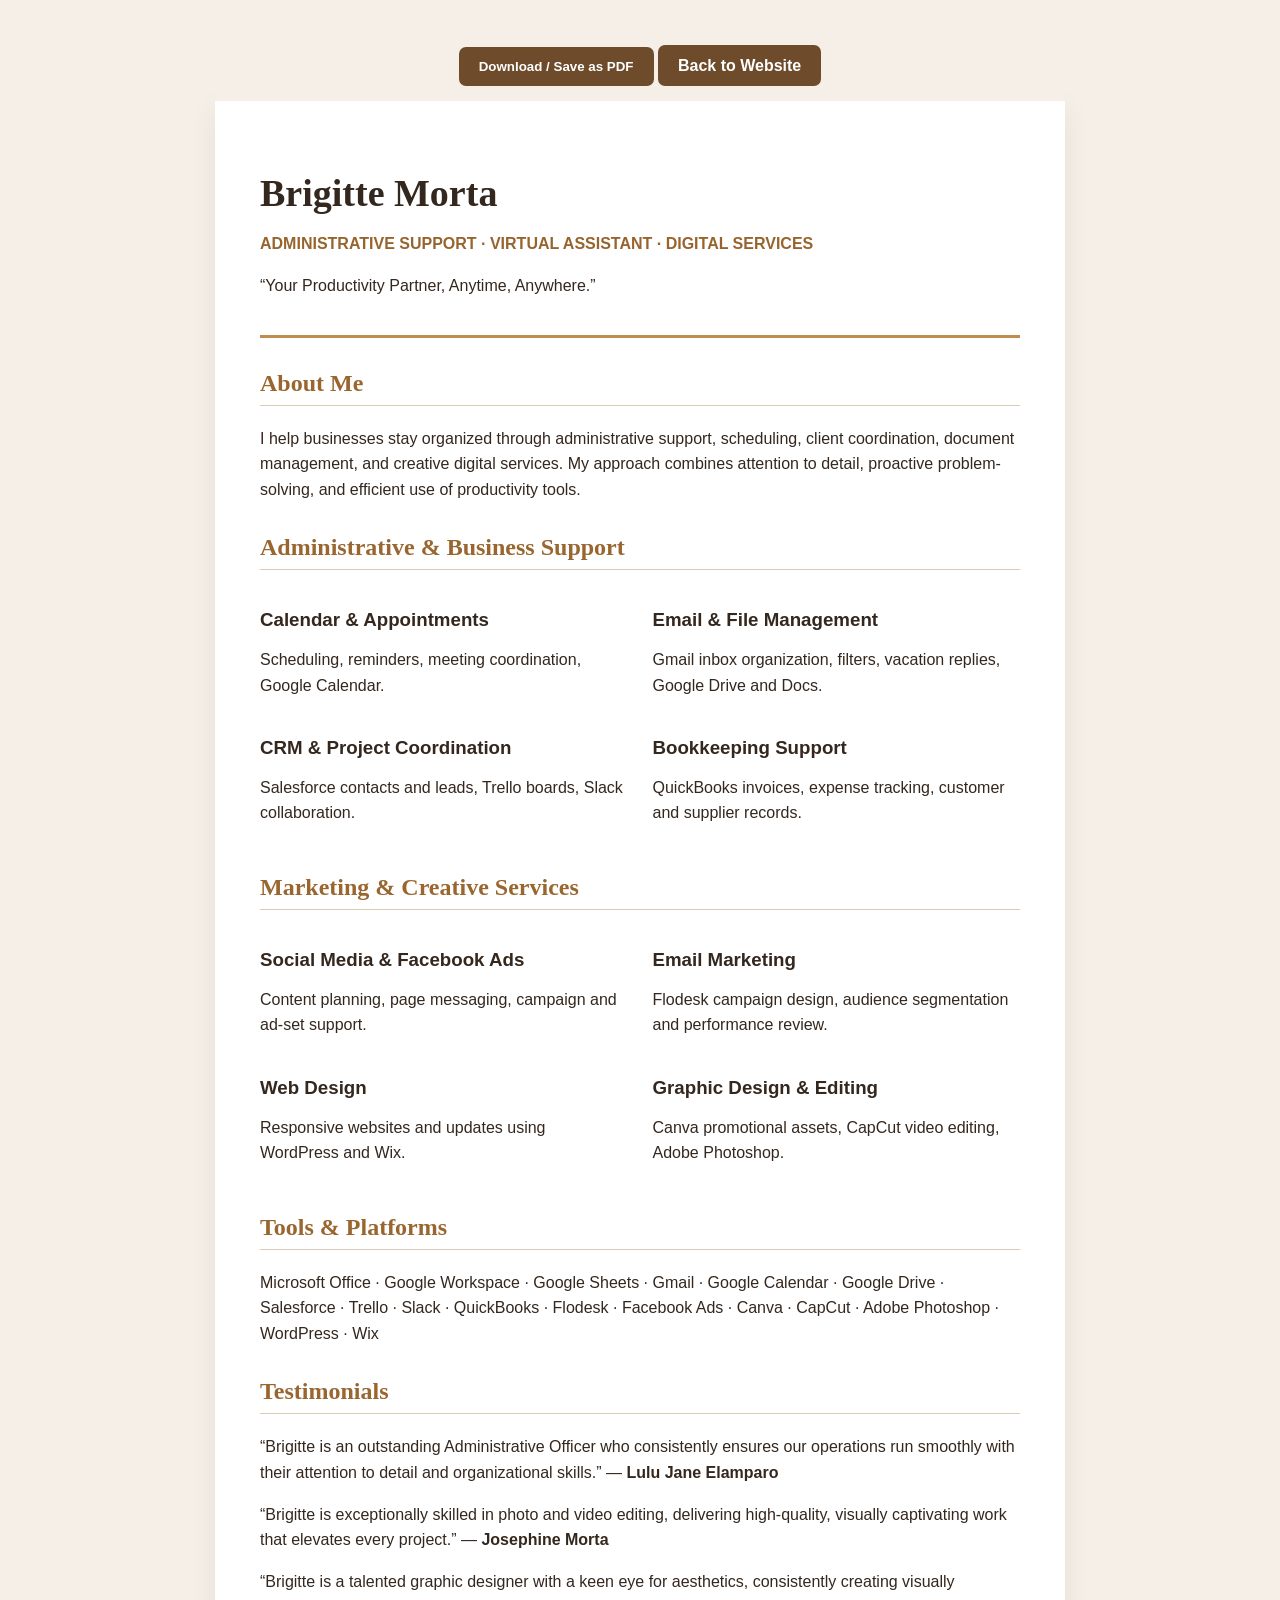
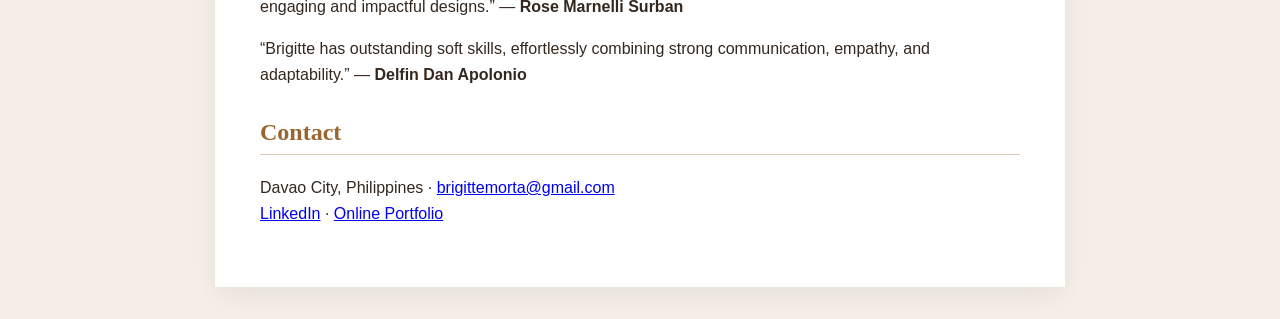
<file: portfolio-download.html>
<!doctype html>
<html lang="en"><head><meta charset="utf-8"><meta name="viewport" content="width=device-width,initial-scale=1"><title>Brigitte Morta | Admin / VA Portfolio</title><style>
:root{font-family:Arial,sans-serif;color:#34271e}body{max-width:850px;margin:auto;padding:32px;background:#f5efe7}main{background:white;padding:45px;box-shadow:0 8px 28px #0001}h1{font-family:Georgia,serif;font-size:38px;margin-bottom:5px}h2{font-family:Georgia,serif;color:#99662f;border-bottom:1px solid #ddcbb4;padding-bottom:8px;margin-top:32px}h3{margin-bottom:4px}p,li{line-height:1.6}header{border-bottom:3px solid #c28c4c;padding-bottom:20px}.subtitle{color:#98642d}.actions{position:sticky;top:0;padding:15px;background:#f5efe7;text-align:center}.actions button,.actions a{background:#6d4b2b;color:white;border:0;padding:12px 20px;border-radius:7px;cursor:pointer;text-decoration:none;font-weight:bold}ul{padding-left:22px}.grid{display:grid;grid-template-columns:1fr 1fr;gap:4px 25px}@media(max-width:600px){body{padding:0}main{padding:24px}.grid{display:block}}@media print{body{padding:0;background:white}main{padding:0;box-shadow:none}.actions{display:none}h2,h3{break-after:avoid}section{break-inside:avoid} @page{size:A4;margin:15mm}}
</style></head><body><div class="actions"><button onclick="window.print()">Download / Save as PDF</button> <a href="admin.html">Back to Website</a></div><main><header><h1>Brigitte Morta</h1><p class="subtitle"><strong>ADMINISTRATIVE SUPPORT · VIRTUAL ASSISTANT · DIGITAL SERVICES</strong></p><p>“Your Productivity Partner, Anytime, Anywhere.”</p></header><section><h2>About Me</h2><p>I help businesses stay organized through administrative support, scheduling, client coordination, document management, and creative digital services. My approach combines attention to detail, proactive problem-solving, and efficient use of productivity tools.</p></section><section><h2>Administrative &amp; Business Support</h2><div class="grid"><div><h3>Calendar &amp; Appointments</h3><p>Scheduling, reminders, meeting coordination, Google Calendar.</p></div><div><h3>Email &amp; File Management</h3><p>Gmail inbox organization, filters, vacation replies, Google Drive and Docs.</p></div><div><h3>CRM &amp; Project Coordination</h3><p>Salesforce contacts and leads, Trello boards, Slack collaboration.</p></div><div><h3>Bookkeeping Support</h3><p>QuickBooks invoices, expense tracking, customer and supplier records.</p></div></div></section><section><h2>Marketing &amp; Creative Services</h2><div class="grid"><div><h3>Social Media &amp; Facebook Ads</h3><p>Content planning, page messaging, campaign and ad-set support.</p></div><div><h3>Email Marketing</h3><p>Flodesk campaign design, audience segmentation and performance review.</p></div><div><h3>Web Design</h3><p>Responsive websites and updates using WordPress and Wix.</p></div><div><h3>Graphic Design &amp; Editing</h3><p>Canva promotional assets, CapCut video editing, Adobe Photoshop.</p></div></div></section><section><h2>Tools &amp; Platforms</h2><p>Microsoft Office · Google Workspace · Google Sheets · Gmail · Google Calendar · Google Drive · Salesforce · Trello · Slack · QuickBooks · Flodesk · Facebook Ads · Canva · CapCut · Adobe Photoshop · WordPress · Wix</p></section><section><h2>Testimonials</h2><p>“Brigitte is an outstanding Administrative Officer who consistently ensures our operations run smoothly with their attention to detail and organizational skills.” — <strong>Lulu Jane Elamparo</strong></p><p>“Brigitte is exceptionally skilled in photo and video editing, delivering high-quality, visually captivating work that elevates every project.” — <strong>Josephine Morta</strong></p><p>“Brigitte is a talented graphic designer with a keen eye for aesthetics, consistently creating visually engaging and impactful designs.” — <strong>Rose Marnelli Surban</strong></p><p>“Brigitte has outstanding soft skills, effortlessly combining strong communication, empathy, and adaptability.” — <strong>Delfin Dan Apolonio</strong></p></section><section><h2>Contact</h2><p>Davao City, Philippines · <a href="mailto:brigittemorta@gmail.com">brigittemorta@gmail.com</a><br><a href="https://www.linkedin.com/in/brigittemorta/">LinkedIn</a> · <a href="https://bmorta.github.io/brigitte-morta/admin.html">Online Portfolio</a></p></section></main></body></html>
</file>
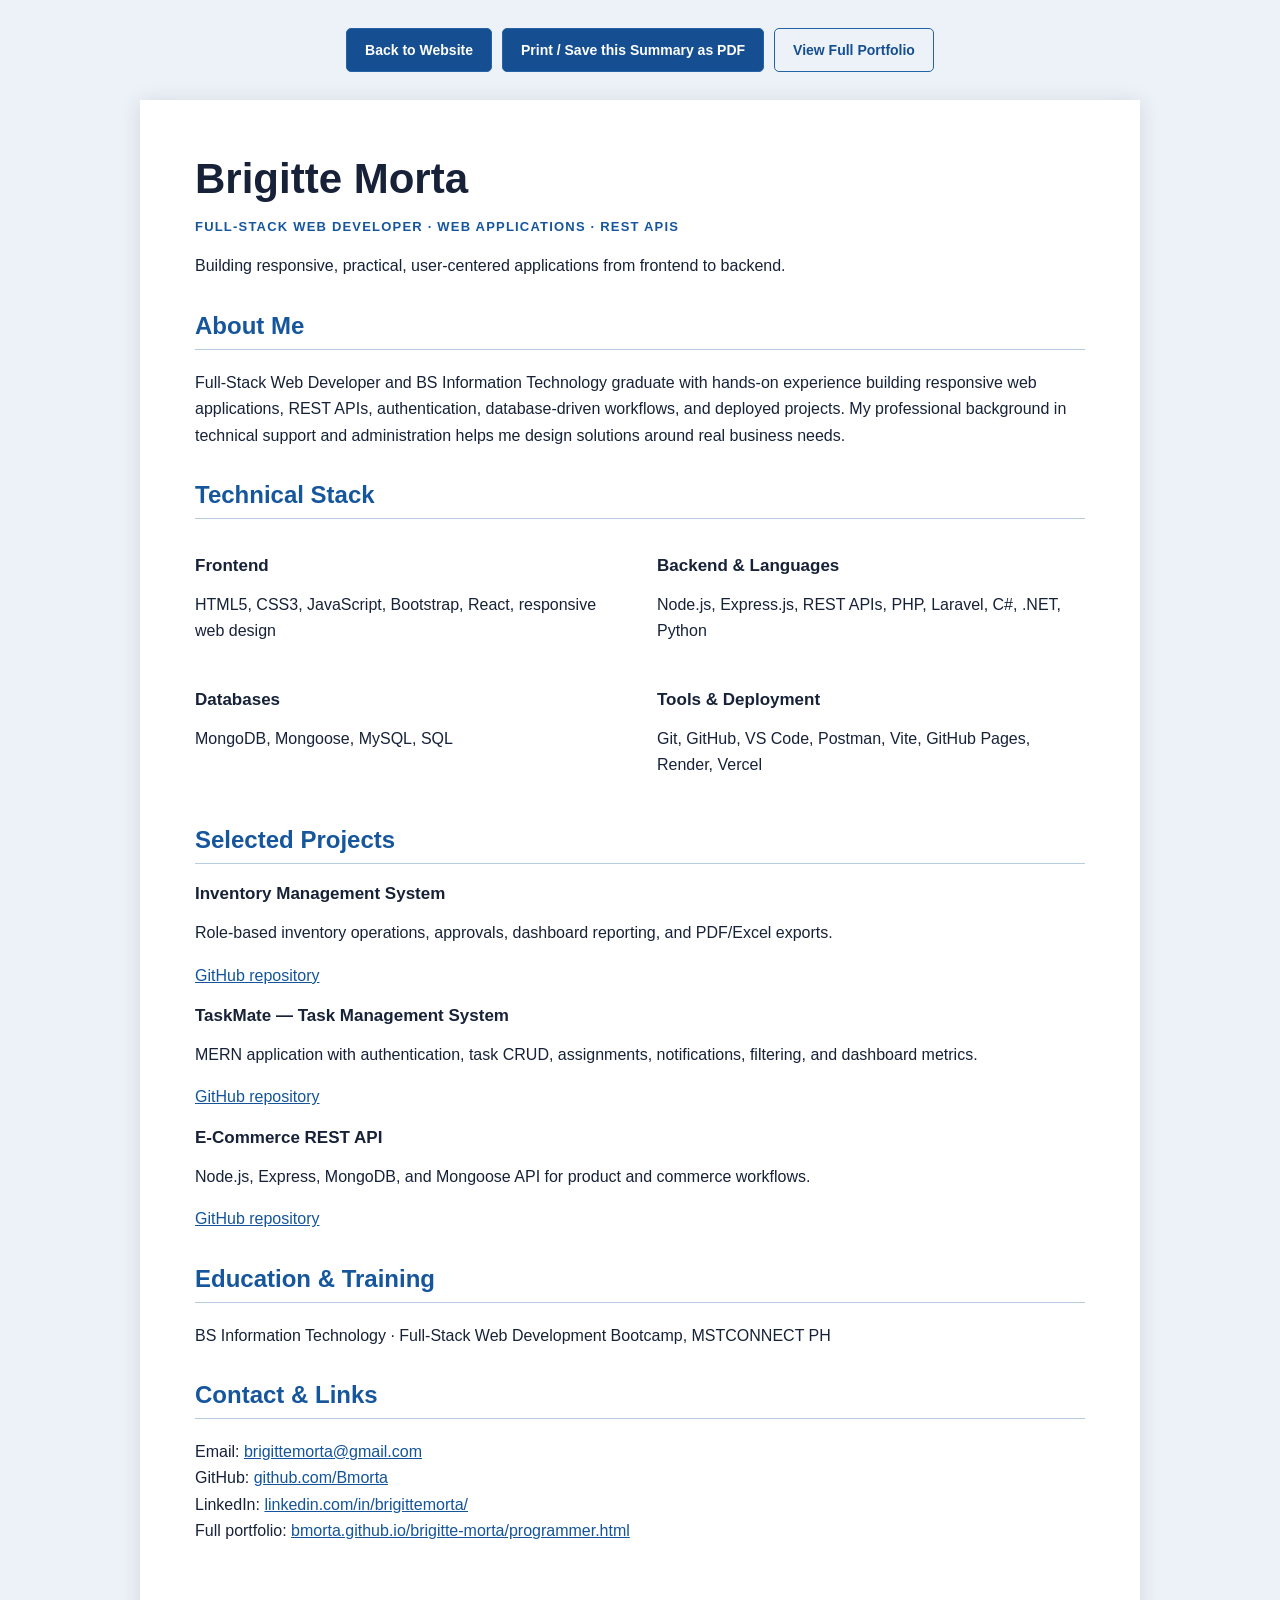
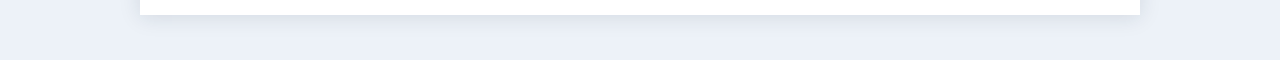
<file: programmer-print.html>
<!doctype html>
<html lang="en">
<head>
<meta charset="UTF-8"><meta name="viewport" content="width=device-width, initial-scale=1">
<title>Brigitte Morta | Developer Portfolio Summary</title>
<style>
:root{font-family:Arial,Helvetica,sans-serif;color:#172238;background:#edf2f8}*{box-sizing:border-box}body{margin:0}.actions{display:flex;gap:10px;justify-content:center;flex-wrap:wrap;padding:28px 12px}.actions a,.actions button{border:1px solid #2463a6;background:#164f91;color:white;padding:13px 18px;border-radius:5px;font:600 14px Arial;text-decoration:none;cursor:pointer}.actions .outline{background:transparent;color:#164f91}.sheet{max-width:1000px;margin:0 auto 45px;background:white;padding:55px;box-shadow:0 2px 20px #182a4020}h1{font-size:42px;margin:0 0 8px}h2{font-size:24px;color:#16569c;border-bottom:1px solid #b8cde4;padding-bottom:9px;margin-top:32px}h3{font-size:17px;margin-bottom:5px}p,li{line-height:1.65}a{color:#13549a}.subtitle{font-size:13px;font-weight:bold;letter-spacing:1.2px;color:#16569c}.columns{display:grid;grid-template-columns:1fr 1fr;gap:12px 34px}.project{break-inside:avoid}.contact{overflow-wrap:anywhere}@media(max-width:650px){.sheet{padding:25px;margin:0 10px 25px}h1{font-size:32px}.columns{grid-template-columns:1fr}}@media print{@page{size:A4;margin:16mm}body{background:white;color:black}.actions{display:none}.sheet{max-width:none;margin:0;padding:0;box-shadow:none}h2{color:#16569c}a{color:#123f7b;text-decoration:none}h2,h3{break-after:avoid}.project{break-inside:avoid}}
</style>
</head>
<body>
<div class="actions"><a href="programmer.html">Back to Website</a><button type="button" onclick="window.print()">Print / Save this Summary as PDF</button><a class="outline" href="programmer.html#home">View Full Portfolio</a></div>
<main class="sheet">
<header><h1>Brigitte Morta</h1><p class="subtitle">FULL-STACK WEB DEVELOPER · WEB APPLICATIONS · REST APIS</p><p>Building responsive, practical, user-centered applications from frontend to backend.</p></header>
<section><h2>About Me</h2><p>Full-Stack Web Developer and BS Information Technology graduate with hands-on experience building responsive web applications, REST APIs, authentication, database-driven workflows, and deployed projects. My professional background in technical support and administration helps me design solutions around real business needs.</p></section>
<section><h2>Technical Stack</h2><div class="columns"><div><h3>Frontend</h3><p>HTML5, CSS3, JavaScript, Bootstrap, React, responsive web design</p></div><div><h3>Backend & Languages</h3><p>Node.js, Express.js, REST APIs, PHP, Laravel, C#, .NET, Python</p></div><div><h3>Databases</h3><p>MongoDB, Mongoose, MySQL, SQL</p></div><div><h3>Tools & Deployment</h3><p>Git, GitHub, VS Code, Postman, Vite, GitHub Pages, Render, Vercel</p></div></div></section>
<section><h2>Selected Projects</h2><div class="project"><h3>Inventory Management System</h3><p>Role-based inventory operations, approvals, dashboard reporting, and PDF/Excel exports.</p><p><a href="https://github.com/Bmorta/inventory-management-system">GitHub repository</a></p></div><div class="project"><h3>TaskMate — Task Management System</h3><p>MERN application with authentication, task CRUD, assignments, notifications, filtering, and dashboard metrics.</p><p><a href="https://github.com/Bmorta/task-management-system">GitHub repository</a></p></div><div class="project"><h3>E-Commerce REST API</h3><p>Node.js, Express, MongoDB, and Mongoose API for product and commerce workflows.</p><p><a href="https://github.com/Bmorta/ecommerce-api">GitHub repository</a></p></div></section>
<section><h2>Education & Training</h2><p>BS Information Technology · Full-Stack Web Development Bootcamp, MSTCONNECT PH</p></section>
<section class="contact"><h2>Contact & Links</h2><p>Email: <a href="mailto:brigittemorta@gmail.com">brigittemorta@gmail.com</a><br>GitHub: <a href="https://github.com/Bmorta">github.com/Bmorta</a><br>LinkedIn: <a href="https://www.linkedin.com/in/brigittemorta/">linkedin.com/in/brigittemorta/</a><br>Full portfolio: <a href="https://bmorta.github.io/brigitte-morta/programmer.html">bmorta.github.io/brigitte-morta/programmer.html</a></p></section>
</main></body></html>
</file>
<file: css/admin-fonts.css>
@font-face {
  font-family: 'DM Sans';
  font-style: normal;
  font-weight: 400;
  font-display: swap;
  src: url(../fonts/admin-va-dm-sans-400.ttf) format('truetype');
}
@font-face {
  font-family: 'DM Sans';
  font-style: normal;
  font-weight: 500;
  font-display: swap;
  src: url(../fonts/admin-va-dm-sans-500.ttf) format('truetype');
}
</file>
<file: css/admin.css>
:root {
  --paper: #f8f5ef;
  --white: #fffdf9;
  --ink: #302920;
  --muted: #756b5f;
  --gold: #9a6b30;
  --line: #e3dcd0;
  --serif: 'Libre Caslon Display', Georgia, serif;
  --sans: 'DM Sans', Arial, sans-serif;
}

* { box-sizing: border-box; }
html { scroll-behavior: smooth; scroll-padding-top: 100px; }
body { margin: 0; background: var(--paper); color: var(--ink); font-family: var(--sans); font-size: 15px; line-height: 1.65; -webkit-font-smoothing: antialiased; }
body.modal-open { overflow: hidden; }
button, a, input { -webkit-tap-highlight-color: transparent; }
button { font: inherit; cursor: pointer; }
a { color: inherit; text-decoration: none; }
button, a { touch-action: manipulation; }
button:disabled { cursor: default; }
button { color: inherit; }
img { display: block; max-width: 100%; }
[hidden] { display: none !important; }
h1, h2, h3, p { margin: 0; }
h1, h2 { font-family: var(--serif); font-weight: 400; }
h2 { font-size: clamp(38px, 4.1vw, 58px); line-height: 1.06; letter-spacing: -.025em; }
em { font-weight: 400; color: var(--gold); }
.icon { display: inline-block; width: 21px; height: 21px; flex: 0 0 auto; vertical-align: middle; }
.container { width: min(1200px, calc(100% - 96px)); margin-inline: auto; }
.section { padding: 104px 0; }
.eyebrow { color: var(--gold); font-size: 10px; font-weight: 700; line-height: 1.5; letter-spacing: .19em; margin-bottom: 22px; }
.section-heading { margin-bottom: 42px; }
.section-heading > p:last-child { color: var(--muted); margin-top: 22px; max-width: 470px; }
.split-heading { display: flex; align-items: flex-end; justify-content: space-between; gap: 50px; }
.split-heading > p:last-child { max-width: 300px; margin: 0 0 5px; font-size: 14px; }
:focus-visible { outline: 2px solid var(--gold); outline-offset: 5px; }
.skip-link { position: fixed; top: -70px; left: 20px; background: var(--ink); color: white; padding: 12px 24px; z-index: 300; }
.skip-link:focus { top: 12px; }

.site-header { position: sticky; top: 0; z-index: 50; background: #f8f5eff5; border-bottom: 1px solid var(--line); backdrop-filter: blur(18px); }
.navigation { min-height: 88px; display: flex; align-items: center; justify-content: space-between; gap: 30px; }
.brand { display: flex; align-items: center; gap: 12px; font-size: 16px; line-height: 1.2; font-weight: 600; white-space: nowrap; }
.brand small { display: block; margin-top: 6px; font-size: 7px; letter-spacing: .18em; color: var(--muted); font-weight: 500; }
.monogram { display: flex; align-items: center; justify-content: center; width: 42px; height: 48px; border: 1px solid #bca786; border-radius: 22px 22px 3px 3px; font: 37px/.8 var(--serif); color: #705535; letter-spacing: -8px; padding-right: 7px; }
.monogram > span { font-size: 22px; margin-top: 12px; }
.nav-links { display: flex; gap: 25px; align-items: center; font-size: 11px; font-weight: 500; }
.nav-links > a { padding-block: 10px; position: relative; }
.nav-links > a:not(.nav-contact):not(.nav-hub)::after { position: absolute; bottom: 3px; left: 0; width: 100%; height: 1px; background: var(--gold); content: ''; transform: scaleX(0); transform-origin: left; transition: transform .25s; }
.nav-links > a:hover::after, .nav-links > a.active::after { transform: scaleX(1); }
.nav-links .nav-contact { background: var(--ink); color: #fff9ed; padding: 11px 16px; display: flex; align-items: center; gap: 17px; border-radius: 4px; }
.nav-contact .icon { width: 16px; height: 16px; }
.nav-links .nav-hub { display: inline-flex; align-items: center; gap: 8px; padding: 10px 12px; border: 1px solid #c9baa4; border-radius: 4px; color: #725126; white-space: nowrap; }
.nav-hub .icon { width: 15px; height: 15px; }
.nav-links .nav-hub:hover { background: #ede4d7; }
.menu-toggle { display: none; width: 44px; height: 44px; border: 1px solid #c9bba6; background: transparent; border-radius: 4px; padding: 12px 10px; }
.menu-toggle > span { display: block; width: 22px; height: 1.5px; background: var(--ink); margin: 4px 0; transition: transform .2s, opacity .2s; }
.menu-toggle[aria-expanded='true'] > span:first-child { transform: translateY(5.5px) rotate(45deg); }
.menu-toggle[aria-expanded='true'] > span:nth-child(2) { opacity: 0; }
.menu-toggle[aria-expanded='true'] > span:last-child { transform: translateY(-5.5px) rotate(-45deg); }

.hero { overflow: clip; background: radial-gradient(ellipse at 86% 45%, #ead6b655, transparent 50%), var(--paper); }
.hero-grid { display: grid; grid-template-columns: 1fr 1fr; gap: 40px; align-items: center; min-height: 730px; padding-block: 62px 54px; }
.hero-copy { padding-block: 5px; position: relative; z-index: 1; }
.availability { display: inline-flex; align-items: center; gap: 9px; padding: 6px 12px; border: 1px solid #d5d9c6; background: #f0f2e8; border-radius: 30px; font-size: 10px; font-weight: 500; color: #4e613f; margin-bottom: 36px; }
.availability > .icon { width: 13px; height: 13px; margin-left: 6px; }
.status-dot { width: 6px; height: 6px; background: #78945b; border-radius: 50%; box-shadow: 0 0 0 4px #78945b13; }
.hero .eyebrow { font-size: 9px; margin-bottom: 18px; }
.hero h1 { font-size: clamp(70px, 6.8vw, 98px); line-height: .94; letter-spacing: -.04em; }
.hero h1 em { font-style: normal; }
.hero h2 { font-family: var(--sans); font-weight: 500; font-size: 19px; letter-spacing: -.02em; line-height: 1.5; margin-top: 27px; }
.hero h2 span { color: var(--muted); font-weight: 400; }
.hero-description { font-size: 14px; line-height: 1.85; max-width: 435px; color: var(--muted); margin-top: 19px; }
.hero-actions { display: flex; flex-wrap: wrap; gap: 10px; margin-top: 29px; }
.button { display: inline-flex; align-items: center; justify-content: center; gap: 14px; min-height: 48px; padding: 11px 19px; border: 1px solid transparent; border-radius: 4px; font-size: 11px; font-weight: 500; line-height: 1.5; transition: background .2s, transform .2s, box-shadow .2s; }
.button .icon { width: 17px; height: 17px; }
.button:hover { transform: translateY(-2px); }
.button.primary { color: #fff9f0; background: #8c6534; border-color: #8c6534; }
.button.primary:hover { background: #725126; box-shadow: 0 5px 15px #5c3f231c; }
.button.secondary { border-color: #c9baa4; background: transparent; color: #514332; }
.button.secondary:hover { background: #ede4d7; }
.hero-bottom { display: flex; align-items: center; gap: 28px; padding-top: 25px; margin-top: 27px; border-top: 1px solid var(--line); max-width: 430px; }
.hero-bottom > span { display: flex; align-items: center; gap: 7px; color: var(--muted); font-size: 10px; }
.hero-bottom > span .icon { width: 15px; height: 15px; }
.socials { display: flex; gap: 1px; margin-left: auto; }
.socials a { display: grid; place-items: center; width: 33px; height: 33px; color: #71634f; transition: color .2s; }
.socials .icon { width: 16px; height: 16px; }
.socials a:hover { color: var(--gold); }
.hero-visual { position: relative; display: flex; justify-content: center; align-items: center; min-height: 560px; isolation: isolate; }
.hero-portrait { width: 110%; max-width: none; height: auto; position: relative; z-index: 2; filter: drop-shadow(0 15px 25px #926a3020); }
.portrait-halo { position: absolute; width: 85%; aspect-ratio: .94; background: linear-gradient(170deg, #eee4d2, #e0c7a3); border-radius: 48% 48% 8px 8px; top: 4%; z-index: -1; opacity: .65; }
.portrait-orbit { position: absolute; border: 1px solid #c9ae7f66; width: 96%; aspect-ratio: .94; border-radius: 48% 48% 5px 5px; top: 0; transform: rotate(7deg); z-index: -2; }
.visual-caption { position: absolute; bottom: -5px; left: 50%; transform: translateX(-50%); display: flex; align-items: center; gap: 12px; font-size: 8px; letter-spacing: .19em; white-space: nowrap; color: #7c674a; }
.small-line { width: 23px; height: 1px; background: #bca37f; }
.hero-ribbon { border-top: 1px solid var(--line); border-bottom: 1px solid var(--line); }
.hero-ribbon .container { display: flex; justify-content: space-between; align-items: center; gap: 20px; min-height: 66px; font-size: 10px; }
.hero-ribbon span, .hero-ribbon a { display: flex; align-items: center; gap: 10px; }
.hero-ribbon span .icon { width: 15px; height: 15px; color: var(--gold); }
.hero-ribbon a { color: var(--gold); }
.hero-ribbon a .icon { width: 17px; height: 17px; }

.about-grid { display: grid; grid-template-columns: .9fr 1.1fr; align-items: center; gap: 100px; }
.about-visual { position: relative; padding: 12px 35px 30px 25px; }
.about-photo { height: 440px; padding-top: 28px; overflow: hidden; border-radius: 200px 200px 8px 8px; background: #d7d7d7; }
.about-photo img { width: 100%; height: 100%; object-fit: cover; object-position: center top; filter: saturate(.8); }
.photo-note { position: absolute; bottom: 12px; right: 0; border: 1px solid #e0d4bf; border-radius: 3px; background: var(--white); padding: 20px 28px; transform: rotate(-4deg); font: 26px/1.15 var(--serif); box-shadow: 0 12px 22px #49331a0b; }
.photo-note em { font-size: 24px; }
.about-star { position: absolute; top: -18px; right: 3px; font: 80px/1 var(--serif); color: #b48a51; }
.about-copy h2 { margin-bottom: 27px; }
.about-copy > p:not(.eyebrow) { color: var(--muted); margin-bottom: 16px; font-size: 13px; line-height: 1.9; }
.about-copy .intro-text { color: #534738 !important; font-size: 16px !important; line-height: 1.7 !important; }
.about-strengths { display: flex; flex-wrap: wrap; gap: 9px 18px; padding-block: 7px 25px; }
.about-strengths > span { display: flex; align-items: center; gap: 7px; font-size: 10px; color: #6c573a; }
.about-strengths .icon { width: 15px; height: 15px; }
.text-link { display: inline-flex; align-items: center; gap: 13px; font-size: 11px; font-weight: 600; color: var(--gold); padding-bottom: 5px; border-bottom: 1px solid #b7a286; }
.text-link .icon { width: 17px; height: 17px; }
.services-section { background: #efe9df; border-block: 1px solid #e7dfd1; }
.services-grid { display: grid; grid-template-columns: repeat(4, minmax(0,1fr)); gap: 16px; }
.service-card { padding: 27px 23px; border: 1px solid #dcd1c0; border-radius: 5px; background: #faf7f0; }
.service-top { display: flex; align-items: center; justify-content: space-between; color: var(--gold); margin-bottom: 35px; }
.service-top > .icon { width: 27px; height: 27px; }
.service-top > span { font-size: 10px; color: #9b8e79; }
.service-card h3 { font-size: 16px; font-weight: 500; line-height: 1.45; letter-spacing: -.02em; max-width: 160px; margin-bottom: 12px; }
.service-card p { color: var(--muted); font-size: 11px; line-height: 1.8; min-height: 42px; }
.service-card ul { list-style: none; margin: 22px 0 0; padding: 19px 0 0; border-top: 1px solid var(--line); }
.service-card li { display: flex; align-items: flex-start; gap: 7px; font-size: 10px; line-height: 1.7; margin-top: 7px; color: #6c604f; }
.service-card li .icon { width: 12px; height: 12px; margin-top: 2px; color: #987546; }

.work-section { background: var(--white); }
.work-toolbar { display: flex; justify-content: space-between; align-items: center; gap: 18px; margin-bottom: 35px; padding-bottom: 19px; border-bottom: 1px solid var(--line); }
.filters { display: flex; flex-wrap: wrap; gap: 5px; }
.filter { border: 1px solid transparent; background: transparent; border-radius: 30px; padding: 9px 15px; min-height: 44px; font-size: 11px; color: var(--muted); }
.filter.active { color: #fff9ed; background: var(--ink); }
.filter:not(.active):hover { background: #ede7dc; }
.filter > span { font-size: 9px; opacity: .6; margin-left: 6px; }
.results-label { font-size: 10px; color: #857969; white-space: nowrap; }
.work-grid { display: grid; grid-template-columns: repeat(3,minmax(0,1fr)); gap: 36px 25px; }
.work-card { min-width: 0; }
.work-preview { display: block; width: 100%; text-align: left; padding: 0; border: 0; background: transparent; border-radius: 5px; }
.work-image { aspect-ratio: 1.37; position: relative; overflow: hidden; background: #e9dfcf; border: 1px solid #e6dcca; border-radius: 4px; }
.work-image > img { width: 100%; height: 100%; object-fit: contain; padding: 10px; transition: transform .5s; }
.work-preview:hover .work-image > img { transform: scale(1.035); }
.preview-action { position: absolute; display: flex; align-items: center; gap: 7px; bottom: 12px; left: 50%; transform: translate(-50%, 8px); border-radius: 30px; background: #fffdf9f5; padding: 7px 13px; font-size: 10px; color: #61492b; opacity: 0; transition: opacity .25s, transform .25s; white-space: nowrap; box-shadow: 0 3px 15px #0001; }
.preview-action .icon { width: 13px; height: 13px; }
.work-preview:hover .preview-action, .work-preview:focus-visible .preview-action { opacity: 1; transform: translate(-50%, 0); }
.work-meta { display: flex; justify-content: space-between; align-items: center; margin-top: 17px; }
.work-category { font-size: 8px; font-weight: 500; letter-spacing: .14em; color: var(--gold); text-transform: uppercase; }
.work-meta > .icon { width: 17px; height: 17px; color: #8e7c62; }
.work-preview h3 { font-family: var(--serif); font-size: 26px; font-weight: 400; line-height: 1.15; margin-top: 8px; }
.work-preview > p { font-size: 10px; color: var(--muted); margin-top: 8px; }
.work-more { display: flex; flex-direction: column; align-items: center; gap: 17px; padding-top: 48px; }
.work-more > span { font-size: 10px; color: var(--muted); text-align: center; }
.work-more > span a { color: #85663a; border-bottom: 1px solid #bdab8c; padding-bottom: 2px; }
.work-more > span .icon { width: 13px; height: 13px; }

.tools-section { background: #302b24; color: #f7f1e6; }
.tools-heading { display: flex; justify-content: space-between; align-items: flex-end; gap: 50px; margin-bottom: 43px; }
.tools-heading .eyebrow { color: #c8ab7f; }
.tools-heading > p { max-width: 315px; color: #c5bbae; font-size: 13px; }
.tools-grid { display: grid; grid-template-columns: repeat(7,minmax(0,1fr)); gap: 12px; }
.tool { display: flex; flex-direction: column; align-items: center; justify-content: center; gap: 15px; min-height: 125px; border: 1px solid #6d615044; border-radius: 5px; background: #fffcf505; transition: background .2s, border-color .2s; }
.tool:hover { border-color: #ac8c5855; background: #ffffff09; }
.tool > span:last-child { font-size: 10px; color: #d7cec0; }
.tool-mark { display: flex; align-items: center; justify-content: center; height: 39px; width: 42px; font-size: 32px; font-weight: 600; line-height: 1; }
.office-squares { display: grid; grid-template-columns: 1fr 1fr; gap: 3px; width: 29px; height: 29px; }
.office-squares i:nth-child(1) { background: #f07b64; }
.office-squares i:nth-child(2) { background: #a1bb7e; }
.office-squares i:nth-child(3) { background: #6ab9d8; }
.office-squares i:nth-child(4) { background: #e7bd5c; }
.google { font-family: Arial,sans-serif; font-size: 35px; color: #b0c4e3; }
.sheets { color: #8bc89f; }
.sheets .icon { width: 30px; height: 30px; }
.quickbooks { color: #90c17c; font-size: 29px; letter-spacing: -4px; padding-right: 4px; font-weight: 400; }
.salesforce > span { font-size: 11px; line-height: .9; letter-spacing: -.02em; color: #a4d0e0; background: #568ea433; padding: 7px 9px; border-radius: 50%; text-align: center; }
.trello-bars { display: flex; gap: 4px; border-radius: 4px; padding: 5px; border: 2px solid #8fafd2; width: 29px; height: 29px; align-items: flex-start; }
.trello-bars i { height: 15px; width: 7px; background: #8fafd2; border-radius: 1px; }
.trello-bars i:last-child { height: 10px; }
.slack { color: #d4a0b4; font-size: 40px; font-weight: 700; }
.flodesk { font-family: Georgia,serif; font-style: italic; color: #efbbae; }
.meta { color: #89b3e3; font-size: 45px; font-weight: 400; }
.canva { color: #8ed5cf; font-family: Georgia,serif; font-style: italic; }
.capcut { color: #eae4db; }
.capcut .icon { width: 30px; height: 30px; }
.photoshop { color: #8abfee; font-size: 24px; border: 1px solid #8abfee55; border-radius: 4px; width: 35px; height: 34px; }
.wordpress { color: #c3d6e0; font-family: Georgia,serif; font-size: 26px; border: 1px solid #c3d6e0aa; border-radius: 50%; width: 32px; height: 32px; margin-block: 3px 4px; }
.wix { font-size: 18px; font-weight: 500; letter-spacing: -.08em; color: #e0d7c8; }
.skills-strip { display: flex; flex-wrap: wrap; justify-content: space-between; gap: 12px 28px; margin-top: 31px; padding-top: 23px; border-top: 1px solid #6d615044; font-size: 9px; color: #c8bba8; }
.skills-strip span { display: flex; align-items: center; gap: 8px; }
.skills-strip span::before { content: '+'; color: #c9a870; font-size: 15px; }

.certificates-section { background: #f5f0e7; }
.cert-carousel { --cert-count: 5; --cert-gap: 16px; }
.cert-viewport { overflow-x: auto; scrollbar-width: none; scroll-snap-type: x mandatory; overscroll-behavior-x: contain; padding: 6px 0; border-radius: 4px; }
.cert-viewport::-webkit-scrollbar { display: none; }
.cert-track { display: flex; gap: var(--cert-gap); }
.cert-card { flex: 0 0 calc((100% - (var(--cert-count) - 1) * var(--cert-gap)) / var(--cert-count)); min-width: 0; scroll-snap-align: start; }
.cert-preview { width: 100%; display: block; border: 1px solid #e0d7c9; background: var(--white); border-radius: 4px; overflow: hidden; text-align: left; padding: 0; height: 100%; }
.cert-image { display: block; aspect-ratio: 1.414; position: relative; background: #e9e4dc; }
.cert-image img { width: 100%; height: 100%; object-fit: contain; transition: transform .4s; }
.cert-preview:hover img { transform: scale(1.035); }
.cert-expand { position: absolute; right: 7px; bottom: 7px; display: grid; place-items: center; width: 25px; height: 25px; background: #fffdf9eb; border-radius: 50%; box-shadow: 0 2px 5px #0001; }
.cert-expand .icon { width: 12px; height: 12px; }
.cert-label { display: flex; flex-direction: column; gap: 10px; padding: 16px 13px 20px; }
.cert-label > strong { font-size: 11px; font-weight: 500; line-height: 1.5; }
.cert-label > span { color: #8b765a; font-size: 8px; line-height: 1.6; }
.carousel-controls { display: flex; align-items: center; justify-content: space-between; gap: 15px; margin-top: 27px; }
.carousel-position { font-size: 10px; white-space: nowrap; }
.muted { color: var(--muted); }
.cert-dots { display: flex; align-items: center; justify-content: center; flex-wrap: wrap; gap: 0; }
.cert-dots button { width: 23px; height: 28px; padding: 0; border: 0; background: transparent; display: grid; place-items: center; }
.cert-dots button::after { content: ''; width: 5px; height: 5px; background: #cabeac; border-radius: 9px; transition: background .25s, width .25s; }
.cert-dots button.active::after { width: 17px; background: #8b6433; }
.carousel-buttons { display: flex; gap: 7px; }
.circle-button { display: inline-flex; align-items: center; justify-content: center; background: transparent; border: 1px solid #cdbfa9; border-radius: 50%; width: 38px; height: 38px; flex: 0 0 auto; transition: background .2s; }
.circle-button:hover { background: #e8dfd1; }
.circle-button .icon { width: 15px; height: 15px; }
#cert-autoplay .icon { width: 13px; height: 13px; }
.carousel-hint { color: #847866; font-size: 9px; text-align: center; margin-top: 23px; }

.testimonials-section { background: var(--white); }
.quotes-grid { display: grid; grid-template-columns: repeat(2,minmax(0,1fr)); gap: 18px; }
.quote-card { margin: 0; padding: 30px; border: 1px solid var(--line); background: #faf8f3; border-radius: 4px; display: flex; flex-direction: column; align-items: flex-start; }
.quote-card > .icon { width: 25px; height: 25px; color: #b39770; margin-bottom: 18px; stroke-width: 1; }
.quote-card blockquote { font-family: var(--serif); font-size: 25px; line-height: 1.35; margin: 0 0 26px; color: #655542; }
.quote-card figcaption { display: flex; align-items: center; gap: 10px; margin-top: auto; }
.avatar { border: 1px solid #d6c8b3; background: #eae0d1; width: 32px; height: 32px; border-radius: 50%; display: grid; place-items: center; font-family: var(--serif); font-size: 12px; color: #876c44; }
.quote-card cite { font-style: normal; font-size: 10px; font-weight: 500; }

.contact-section { padding-block: 90px; background: #e8ddca; border-top: 1px solid #d9cbb5; }
.contact-grid { display: grid; grid-template-columns: 1.15fr 1fr; gap: 80px; align-items: center; }
.contact-section h2 { font-size: clamp(44px, 4.8vw, 68px); }
.contact-section h2 em { color: #886333; }
.contact-section p:not(.eyebrow) { color: #75634e; font-size: 13px; line-height: 1.9; margin-top: 23px; }
.contact-section .button { margin-top: 25px; }
.contact-email { display: flex; align-items: center; gap: 16px; padding-block: 28px; border-bottom: 1px solid #cdbda3; }
.contact-email > .icon:first-child { width: 25px; height: 25px; color: #926d3a; }
.contact-email > span { font-size: clamp(14px, 1.5vw, 20px); font-weight: 400; }
.contact-email small { display: block; font-size: 8px; letter-spacing: .13em; margin-bottom: 8px; color: #8a7557; }
.contact-email > .icon:last-child { margin-left: auto; width: 18px; }
.contact-mini { padding-block: 24px; display: flex; flex-wrap: wrap; gap: 17px 23px; font-size: 10px; color: #79644a; }
.contact-mini > span, .contact-mini > a { display: flex; align-items: center; gap: 8px; }
.contact-mini .icon { width: 15px; height: 15px; }
.contact-socials { display: flex; align-items: center; gap: 8px; padding-top: 7px; }
.contact-socials a { display: grid; place-items: center; width: 37px; height: 37px; border-radius: 50%; border: 1px solid #c9b99d; color: #775d3a; }
.contact-socials .icon { width: 16px; height: 16px; }
.contact-socials > span { font-size: 9px; color: #847157; margin-left: 9px; }
.footer { background: #302b24; color: #e7ddd0; padding-top: 40px; }
.footer-top { display: flex; align-items: center; justify-content: space-between; gap: 30px; padding-bottom: 35px; }
.footer .brand { font-size: 15px; }
.footer .monogram { color: #d5bc95; border-color: #c7b28b77; }
.footer .brand small { color: #b4a591; font-size: 6px; }
.footer-links { display: flex; gap: 24px; font-size: 10px; color: #c8bdad; }
.back-to-top { display: flex; align-items: center; gap: 12px; font-size: 9px; color: #d4bc95; }
.back-to-top .icon { width: 16px; height: 16px; }
.footer-bottom { border-top: 1px solid #6d615044; padding-block: 23px; display: flex; align-items: center; justify-content: space-between; gap: 18px; color: #c0b3a0; font-size: 8px; }
.footer-bottom > div { display: flex; flex-wrap: wrap; gap: 20px; }
.footer-bottom a { display: inline-flex; align-items: center; gap: 5px; }
.footer-bottom .icon { width: 11px; height: 11px; }
.footer a:hover { color: #e9c791; }

.preview-dialog { width: min(1120px, calc(100% - 48px)); max-height: calc(100dvh - 60px); padding: 26px; background: var(--white); border: 1px solid #c7b495; border-radius: 8px; color: var(--ink); overflow-y: auto; overscroll-behavior: contain; }
.preview-dialog::backdrop { background: #21190fe0; backdrop-filter: blur(6px); }
.dialog-heading { display: flex; align-items: flex-start; gap: 25px; justify-content: space-between; margin-bottom: 20px; }
.dialog-heading .eyebrow { font-size: 8px; margin-bottom: 7px; }
.dialog-heading h2 { font-size: 32px; line-height: 1.1; }
.dialog-heading p:last-child { font-size: 10px; color: var(--muted); margin-top: 8px; }
.dialog-close { width: 40px; height: 40px; }
.dialog-image { background: #ede7dc; display: flex; align-items: center; justify-content: center; min-height: 150px; border-radius: 4px; overflow: hidden; }
.dialog-image img { max-width: 100%; max-height: 58dvh; height: auto; object-fit: contain; }
.dialog-description { font-size: 12px; color: var(--muted); margin-top: 20px; max-width: 800px; }
.dialog-footer { display: flex; align-items: center; flex-wrap: wrap; gap: 16px 24px; margin-top: 20px; }
.dialog-arrows { display: flex; align-items: center; gap: 12px; margin-left: auto; }
#preview-position { font-size: 10px; color: var(--muted); white-space: nowrap; }
.dialog-footer > .button { min-height: 40px; font-size: 10px; }

@media (prefers-reduced-motion: no-preference) {
  .hero-portrait { animation: portrait-in .9s ease-out both, portrait-float 6s ease-in-out 1s infinite; }
  .portrait-halo { animation: halo-breathe 6s ease-in-out 1s infinite; }
  .status-dot { animation: availability-pulse 3s ease-in-out infinite; }
}
@keyframes portrait-in { from { opacity: 0; translate: 0 20px; } to { opacity: 1; translate: 0 0; } }
@keyframes portrait-float { 0%,100% { translate: 0 0; } 50% { translate: 0 -10px; } }
@keyframes halo-breathe { 0%,100% { opacity: .55; scale: 1; } 50% { opacity: .8; scale: 1.035; } }
@keyframes availability-pulse { 0%,100% { box-shadow: 0 0 0 3px #78945b13; } 50% { box-shadow: 0 0 0 6px #78945b08; } }

@media (min-width: 1500px) {
  .hero-grid { min-height: 780px; }
}
@media (max-width: 1199px) {
  .container { width: calc(100% - 72px); }
  .nav-links { gap: 17px; font-size: 10px; }
  .hero-grid { gap: 25px; min-height: 690px; }
  .hero-visual { min-height: 470px; }
  .hero-portrait { width: 110%; }
  .hero-actions { gap: 8px; }
  .hero-actions .button { font-size: 10px; padding-inline: 15px; gap: 10px; }
  .about-grid { gap: 55px; }
  .about-photo { height: 390px; }
  .about-visual { padding-inline: 5px 25px; }
  .service-card { padding: 22px 18px; }
  .cert-carousel { --cert-count: 4; }
}
@media (max-width: 991px) {
  .container { width: calc(100% - 48px); }
  .section { padding-block: 78px; }
  .navigation { min-height: 74px; }
  .menu-toggle { display: block; }
  .nav-links { position: absolute; left: 24px; right: 24px; top: calc(100% + 8px); display: none; flex-direction: column; gap: 0; align-items: stretch; padding: 14px; border: 1px solid #d5c7b1; border-radius: 5px; background: var(--white); box-shadow: 0 18px 40px #35291c20; font-size: 13px; max-height: calc(100dvh - 100px); overflow-y: auto; }
  .nav-links.is-open { display: flex; }
  .nav-links > a { min-height: 46px; padding: 11px 15px; }
  .nav-links > a::after { display: none; }
  .nav-links .nav-contact { justify-content: space-between; margin-top: 10px; }
  .nav-links .nav-hub { margin-bottom: 8px; }
  .hero-grid { min-height: 620px; gap: 20px; padding-block: 48px; }
  .hero h1 { font-size: clamp(63px,8vw,80px); }
  .hero h2 { font-size: 16px; }
  .hero-description { font-size: 12px; }
  .hero-visual { min-height: 400px; }
  .hero-portrait { width: 115%; }
  .visual-caption { font-size: 6px; bottom: 0; gap: 7px; }
  .hero-bottom { gap: 8px; }
  .hero-bottom > span { font-size: 9px; }
  .hero-ribbon .container { font-size: 9px; gap: 12px; }
  .hero-ribbon a { display: none; }
  .availability { margin-bottom: 27px; }
  .about-grid { gap: 36px; grid-template-columns: .8fr 1.2fr; }
  .about-photo { height: 360px; }
  .photo-note { padding: 16px 18px; font-size: 23px; }
  .photo-note em { font-size: 21px; }
  .about-star { font-size: 60px; }
  .services-grid { grid-template-columns: repeat(2,minmax(0,1fr)); }
  .service-card { padding: 28px; }
  .service-top { margin-bottom: 20px; }
  .service-card h3 { max-width: none; }
  .service-card p { min-height: 0; }
  .split-heading { gap: 30px; }
  .split-heading > p:last-child { font-size: 12px; max-width: 230px; }
  .work-grid { grid-template-columns: repeat(2,minmax(0,1fr)); }
  .work-preview h3 { font-size: 27px; }
  .tools-grid { grid-template-columns: repeat(7,minmax(0,1fr)); gap: 8px; }
  .tool { min-height: 110px; gap: 12px; }
  .tool > span:last-child { font-size: 8px; }
  .tools-heading > p { max-width: 240px; font-size: 12px; }
  .cert-carousel { --cert-count: 3; }
  .contact-grid { gap: 40px; grid-template-columns: 1fr 1fr; }
  .contact-socials > span { display: none; }
  .footer-links { gap: 17px; }
  .footer-bottom { align-items: flex-start; }
  .footer-bottom > div { justify-content: flex-end; gap: 10px 15px; }
}
@media (max-width: 767px) {
  .container { width: calc(100% - 40px); }
  .section { padding-block: 66px; }
  h2 { font-size: 42px; }
  .eyebrow { font-size: 9px; margin-bottom: 17px; }
  .navigation { min-height: 72px; }
  .brand { font-size: 14px; }
  .brand small { font-size: 6px; }
  .monogram { width: 36px; height: 42px; font-size: 32px; }
  .monogram > span { font-size: 19px; }
  .hero-grid { grid-template-columns: 1fr; padding-block: 38px 37px; gap: 20px; }
  .hero-copy { max-width: 500px; }
  .hero h1 { font-size: clamp(72px,12.5vw,90px); }
  .hero h2 { font-size: 18px; margin-top: 23px; }
  .hero-description { font-size: 13px; max-width: 430px; }
  .availability { margin-bottom: 28px; font-size: 10px; }
  .hero .eyebrow { font-size: 8px; }
  .hero-actions .button { min-height: 47px; font-size: 11px; padding-inline: 17px; gap: 10px; }
  .hero-bottom { max-width: none; margin-top: 26px; padding-top: 16px; }
  .hero-bottom > span { font-size: 10px; }
  .hero-visual { min-height: 0; width: 100%; max-width: 490px; margin: 12px auto 0; padding-bottom: 28px; }
  .hero-portrait { width: 100%; }
  .portrait-halo { width: 79%; top: 4%; }
  .portrait-orbit { width: 90%; }
  .visual-caption { font-size: 7px; bottom: -2px; }
  .hero-ribbon .container { justify-content: center; flex-wrap: wrap; padding-block: 18px; gap: 8px 20px; }
  .hero-ribbon span { font-size: 8px; gap: 5px; }
  .hero-ribbon span .icon { width: 12px; height: 12px; }
  .about-grid { grid-template-columns: 1fr; gap: 45px; }
  .about-visual { width: 80%; max-width: 350px; margin: 0 auto; padding: 0 26px 15px 4px; }
  .about-photo { height: 340px; }
  .photo-note { bottom: -4px; }
  .about-copy > p:not(.eyebrow) { font-size: 13px; }
  .about-copy .intro-text { font-size: 16px !important; }
  .split-heading { display: block; }
  .split-heading > p:last-child { max-width: 400px; margin-top: 21px; font-size: 13px; }
  .section-heading { margin-bottom: 32px; }
  .services-grid { gap: 12px; }
  .service-card { padding: 23px 18px; }
  .service-card h3 { font-size: 16px; }
  .service-card ul { padding-top: 12px; }
  .service-card li { font-size: 9px; }
  .work-toolbar { display: block; padding-bottom: 17px; margin-bottom: 25px; }
  .filters { gap: 4px; }
  .filter { font-size: 10px; padding-inline: 13px; }
  .results-label { display: inline-block; padding-top: 13px; font-size: 9px; }
  .work-grid { gap: 30px 17px; }
  .work-preview h3 { font-size: 24px; }
  .work-preview > p { font-size: 9px; }
  .work-image > img { padding: 7px; }
  .work-category { font-size: 7px; }
  .work-more { padding-top: 33px; }
  .preview-action { opacity: 1; transform: translate(-50%,0); font-size: 8px; padding: 5px 9px; }
  .preview-action .icon { width: 11px; height: 11px; }
  .tools-heading { display: block; margin-bottom: 30px; }
  .tools-heading > p { max-width: 350px; font-size: 13px; margin-top: 20px; }
  .tools-grid { grid-template-columns: repeat(4,minmax(0,1fr)); gap: 10px; }
  .tool { min-height: 113px; }
  .tool > span:last-child { font-size: 9px; }
  .skills-strip { justify-content: flex-start; font-size: 9px; }
  .cert-carousel { --cert-count: 2; --cert-gap: 12px; }
  .cert-label { padding: 15px 12px 19px; }
  .cert-label > strong { font-size: 12px; }
  .cert-label > span { font-size: 9px; }
  .carousel-controls { flex-wrap: wrap; }
  .cert-dots { order: 3; width: 100%; margin-top: 5px; }
  .cert-dots button { width: 24px; height: 28px; }
  .carousel-hint { font-size: 8px; margin-top: 12px; }
  .quotes-grid { gap: 12px; }
  .quote-card { padding: 22px; }
  .quote-card blockquote { font-size: 23px; }
  .quote-card cite { font-size: 9px; }
  .contact-section { padding-block: 65px; }
  .contact-grid { grid-template-columns: 1fr; gap: 25px; }
  .contact-section h2 { font-size: 49px; }
  .contact-details { max-width: 520px; }
  .contact-email > span { font-size: 19px; }
  .contact-socials > span { display: inline; }
  .contact-mini { font-size: 11px; }
  .footer-top { flex-wrap: wrap; gap: 25px; }
  .footer-links { order: 3; width: 100%; gap: 25px; }
  .back-to-top { margin-left: auto; }
  .footer-bottom { flex-direction: column; gap: 14px; }
  .footer-bottom > div { justify-content: flex-start; gap: 18px; }
  .preview-dialog { width: calc(100% - 24px); padding: 18px; max-height: calc(100dvh - 28px); }
  .dialog-heading h2 { font-size: 27px; }
  .dialog-heading { gap: 12px; }
  .dialog-close { width: 36px; height: 36px; }
  .dialog-image img { max-height: 48dvh; }
  .dialog-description { font-size: 11px; }
  .dialog-footer { gap: 16px; }
  .dialog-arrows { width: 100%; justify-content: flex-end; }
}
@media (max-width: 575px) {
  .cert-carousel { --cert-count: 1; }
  .cert-image { aspect-ratio: 1.414; }
  .cert-label { padding: 20px; }
  .cert-label > strong { font-size: 15px; }
  .cert-label > span { font-size: 10px; }
  .cert-dots button { width: 22px; }
  .work-grid { grid-template-columns: 1fr; gap: 32px; }
  .work-image { aspect-ratio: 1.4; }
  .work-preview h3 { font-size: 29px; }
  .work-preview > p { font-size: 11px; }
  .work-meta { margin-top: 16px; }
  .work-category { font-size: 8px; }
  .work-image > img { padding: 12px; }
  .preview-action { font-size: 10px; padding: 7px 12px; }
  .preview-action .icon { width: 12px; height: 12px; }
  .quotes-grid { grid-template-columns: 1fr; }
  .quote-card { padding: 27px; }
  .quote-card blockquote { font-size: 26px; }
}
@media (max-width: 400px) {
  .container { width: calc(100% - 32px); }
  .hero h1 { font-size: 69px; }
  .hero h2 { font-size: 17px; }
  .hero-actions { gap: 8px; }
  .hero-actions .button { font-size: 10px; padding-inline: 13px; gap: 8px; }
  .hero-bottom { gap: 5px; }
  .socials a { width: 30px; }
  .services-grid { grid-template-columns: 1fr; }
  .service-card { padding: 26px; }
  .service-card h3 { font-size: 18px; }
  .service-card p { font-size: 12px; }
  .service-card li { font-size: 11px; }
  .tools-grid { grid-template-columns: repeat(3,minmax(0,1fr)); }
  .filter { font-size: 9px; padding-inline: 10px; }
  .contact-email { gap: 11px; }
  .contact-email > span { font-size: 16px; }
  .contact-email > .icon:first-child { width: 21px; }
  .contact-email > .icon:last-child { width: 15px; }
  .cert-dots button { width: 20px; }
  .brand small { letter-spacing: .12em; }
}
@media (prefers-reduced-motion: reduce) {
  html { scroll-behavior: auto; }
  *, *::before, *::after { animation: none !important; transition: none !important; }
}
</file>
